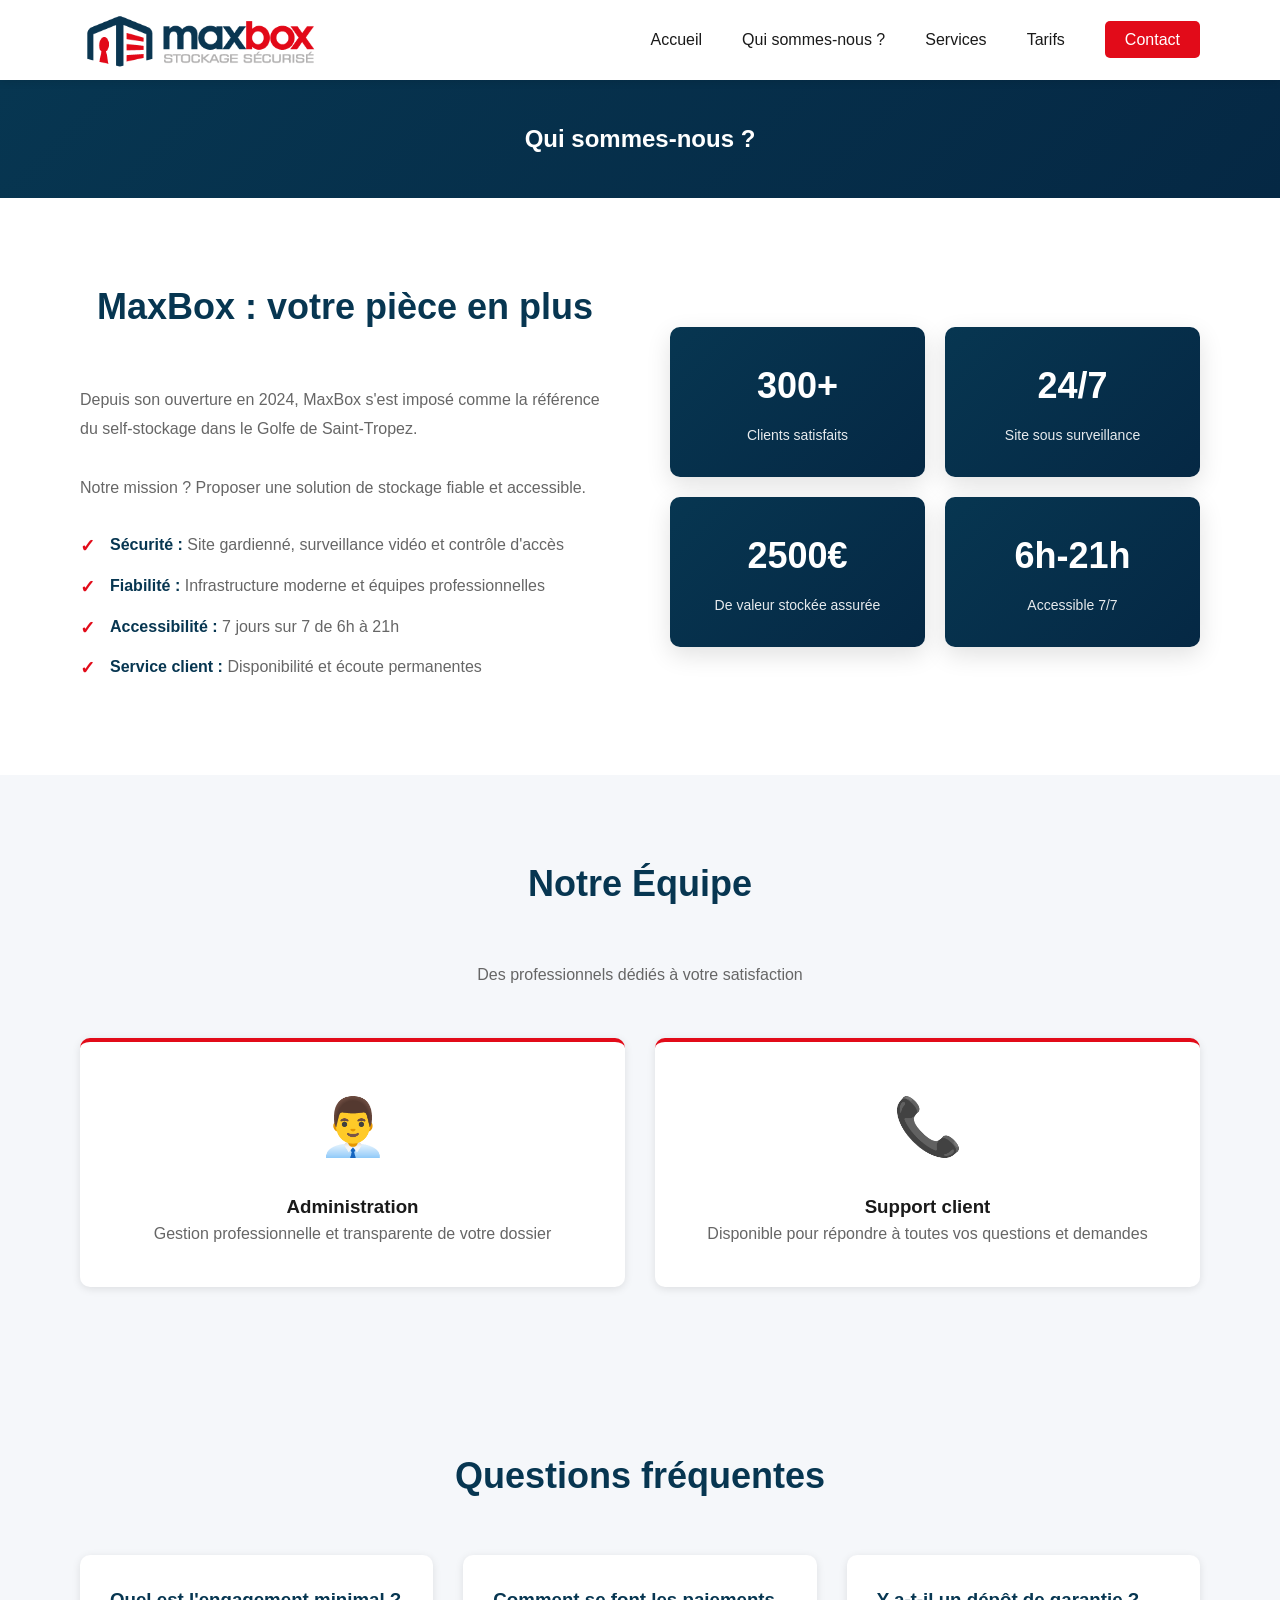
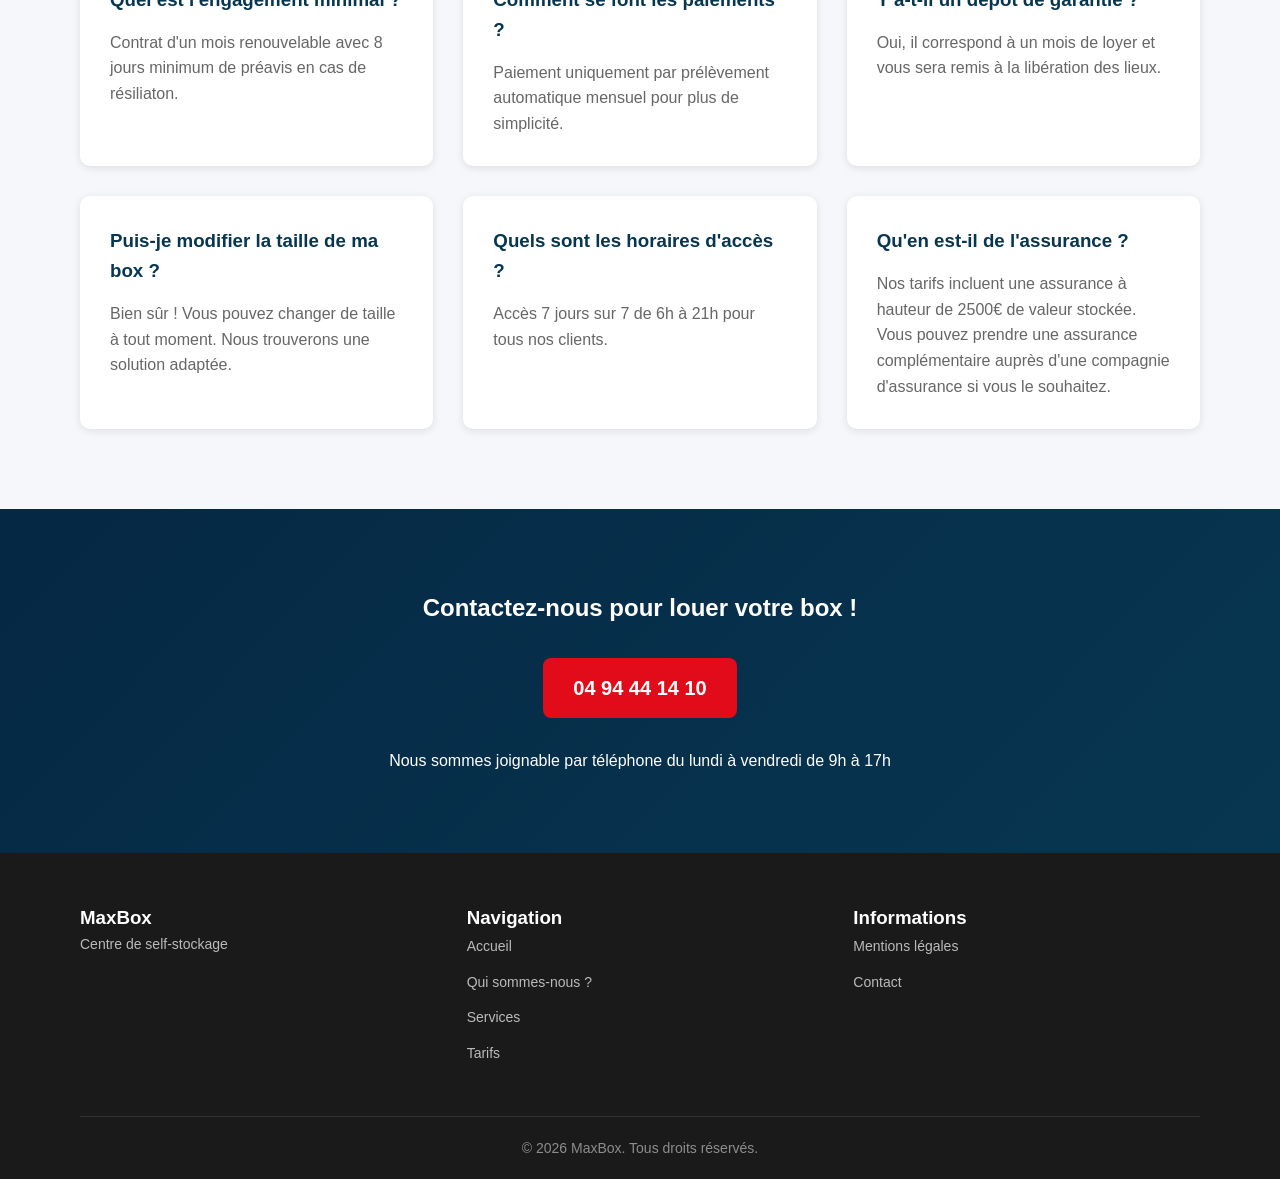
<file: about.html>
<!DOCTYPE html>
<html lang="fr">
<head>
    <meta charset="UTF-8">
    <meta name="viewport" content="width=device-width, initial-scale=1.0">
    <meta name="description" content="Découvrez MaxBox - Centre de self-sockage à Sainte-Maxime, nous proposons des solutions de stockage sécurisées et accessibles pour tous vos besoins. Contactez-nous pour louer votre box dès aujourd'hui !">
    <meta name="robots" content="index, follow">
    <title>À propos - MaxBox | Self-Stockage</title>
    <link rel="canonical" href="https://maxbox.fr/about.html">
    <link rel="stylesheet" href="css/style.css">
    <link rel="stylesheet" href="css/responsive.css">
    <link rel="stylesheet" href="css/pages.css">
</head>
<body>
    <!-- Navigation -->
    <nav class="navbar">
        <div class="container">
            <div class="nav-wrapper">
                <a href="index.html" class="logo">
                    <img src="images/logo.png" alt="MAXBOX Logo" class="logo-img">
                </a>
                <ul class="nav-menu">
                    <li><a href="index.html">Accueil</a></li>
                    <li><a href="about.html" class="active">Qui sommes-nous ?</a></li>
                    <li><a href="services.html">Services</a></li>
                    <li><a href="pricing.html">Tarifs</a></li>
                    <li><a href="contact.html" class="cta-nav">Contact</a></li>
                </ul>
                <button class="mobile-toggle">
                    <span></span>
                    <span></span>
                    <span></span>
                </button>
            </div>
        </div>
    </nav>

    <!-- Hero Small -->
    <section class="hero-small">
        <div class="container">
            <h1>Qui sommes-nous ?</h1>
        </div>
    </section>

    <!-- About Section -->
    <section class="about-section">
        <div class="container">
            <div class="about-grid">
                <div class="about-content">
                    <h2 class="section-title">MaxBox : votre pièce en plus</h2>
                    <p>Depuis son ouverture en 2024, MaxBox s'est imposé comme la référence du self-stockage dans le Golfe de Saint-Tropez.</p>
                    <p> Notre mission ? Proposer une solution de stockage fiable et accessible.</p>
                    <ul class="values-list">
                        <li>
                            <strong>Sécurité :</strong> Site gardienné, surveillance vidéo et contrôle d'accès
                        </li>
                        <li>
                            <strong>Fiabilité :</strong> Infrastructure moderne et équipes professionnelles
                        </li>
                        <li>
                            <strong>Accessibilité :</strong> 7 jours sur 7 de 6h à 21h
                        </li>
                        <li>
                            <strong>Service client :</strong> Disponibilité et écoute permanentes
                        </li>
                    </ul>
                </div>
                <div class="about-visual">
                    <div class="stats-grid">
                        <div class="stat-card">
                            <div class="stat-number">300+</div>
                            <div class="stat-label">Clients satisfaits</div>
                        </div>
                        <div class="stat-card">
                            <div class="stat-number">24/7</div>
                            <div class="stat-label">Site sous surveillance</div>
                        </div>
                        <div class="stat-card">
                            <div class="stat-number">2500€</div>
                            <div class="stat-label">De valeur stockée assurée</div>
                        </div>
                        <div class="stat-card">
                            <div class="stat-number">6h-21h</div>
                            <div class="stat-label">Accessible 7/7</div>
                        </div>
                    </div>
                </div>
            </div>
        </div>
    </section>

    <!-- Team Section -->
    <section class="team-section">
        <div class="container">
            <h2 class="section-title">Notre Équipe</h2>
            <p class="section-subtitle">Des professionnels dédiés à votre satisfaction</p>

            <div class="team-grid">
                <div class="team-member">
                    <div class="member-icon">👨‍💼</div>
                    <h3>Administration</h3>
                    <p>Gestion professionnelle et transparente de votre dossier</p>
                </div>
                <div class="team-member">
                    <div class="member-icon">📞</div>
                    <h3>Support client</h3>
                    <p>Disponible pour répondre à toutes vos questions et demandes</p>
                </div>
            </div>
        </div>
    </section>

    <!-- FAQ Section -->
    <section class="about-section" style="background: var(--bg-light);">
        <div class="container">
            <h2 class="section-title">Questions fréquentes</h2>
            <div style="display: grid; grid-template-columns: repeat(auto-fit, minmax(300px, 1fr)); gap: 30px;">
                <div style="background: var(--white); padding: 30px; border-radius: 10px; box-shadow: var(--shadow);">
                    <h3 style="color: var(--primary); margin-bottom: 15px;">Quel est l'engagement minimal ?</h3>
                    <p style="color: var(--text-light); line-height: 1.6;">
                        Contrat d'un mois renouvelable avec 8 jours minimum de préavis en cas de résiliaton.
                    </p>
                </div>
                <div style="background: var(--white); padding: 30px; border-radius: 10px; box-shadow: var(--shadow);">
                    <h3 style="color: var(--primary); margin-bottom: 15px;">Comment se font les paiements ?</h3>
                    <p style="color: var(--text-light); line-height: 1.6;">
                        Paiement uniquement par prélèvement automatique mensuel pour plus de simplicité.
                    </p>
                </div>
                <div style="background: var(--white); padding: 30px; border-radius: 10px; box-shadow: var(--shadow);">
                    <h3 style="color: var(--primary); margin-bottom: 15px;">Y a-t-il un dépôt de garantie ?</h3>
                    <p style="color: var(--text-light); line-height: 1.6;">
                        Oui, il correspond à un mois de loyer et vous sera remis à la libération des lieux.
                    </p>
                </div>
                <div style="background: var(--white); padding: 30px; border-radius: 10px; box-shadow: var(--shadow);">
                    <h3 style="color: var(--primary); margin-bottom: 15px;">Puis-je modifier la taille de ma box ?</h3>
                    <p style="color: var(--text-light); line-height: 1.6;">
                        Bien sûr ! Vous pouvez changer de taille à tout moment. Nous trouverons une solution adaptée.
                    </p>
                </div>
                <div style="background: var(--white); padding: 30px; border-radius: 10px; box-shadow: var(--shadow);">
                    <h3 style="color: var(--primary); margin-bottom: 15px;">Quels sont les horaires d'accès ?</h3>
                    <p style="color: var(--text-light); line-height: 1.6;">
                        Accès 7 jours sur 7 de 6h à 21h pour tous nos clients.
                    </p>
                </div>
                <div style="background: var(--white); padding: 30px; border-radius: 10px; box-shadow: var(--shadow);">
                    <h3 style="color: var(--primary); margin-bottom: 15px;">Qu'en est-il de l'assurance ?</h3>
                    <p style="color: var(--text-light); line-height: 1.6;">
                        Nos tarifs incluent une assurance à hauteur de 2500€ de valeur stockée. Vous pouvez prendre une assurance complémentaire auprès d'une compagnie d'assurance si vous le souhaitez.
                    </p>
                </div>
            </div>
        </div>
    </section>

    <!-- CTA Section -->
    <section class="cta-section">
        <div class="container">
            <div class="cta-content">
                <h2>Contactez-nous pour louer votre box !</h2>
                <div class="cta-buttons">
                    <a href="tel:0494441410" class="btn btn-primary" style="font-size: 20px;">04 94 44 14 10</a>
                    <div class="phone-info">
                        <p>Nous sommes joignable par téléphone du lundi à vendredi de 9h à 17h</p>
                    </div>
                </div>
            </div>
        </div>
    </section>

    <!-- Footer -->
    <footer class="footer">
        <div class="container">
            <div class="footer-content">
                <div class="footer-section">
                    <h3>MaxBox</h3>
                    <p>Centre de self-stockage</p>
                </div>
                <div class="footer-section">
                    <h3>Navigation</h3>
                    <ul>
                        <li><a href="index.html">Accueil</a></li>
                        <li><a href="about.html">Qui sommes-nous ?</a></li>
                        <li><a href="services.html">Services</a></li>
                        <li><a href="pricing.html">Tarifs</a></li>
                    </ul>
                </div>
                <div class="footer-section">
                    <h3>Informations</h3>
                    <ul>
                        <li><a href="mentions-legales.html">Mentions légales</a></li>
                        <li><a href="contact.html">Contact</a></li>
                    </ul>
                </div>
            </div>
            <div class="footer-bottom">
                <p>&copy; 2026 MaxBox. Tous droits réservés.</p>
            </div>
        </div>
    </footer>

    <script src="js/main.js"></script>
    <script src="js/phone-protect.js"></script>
</body>
</html>
</file>
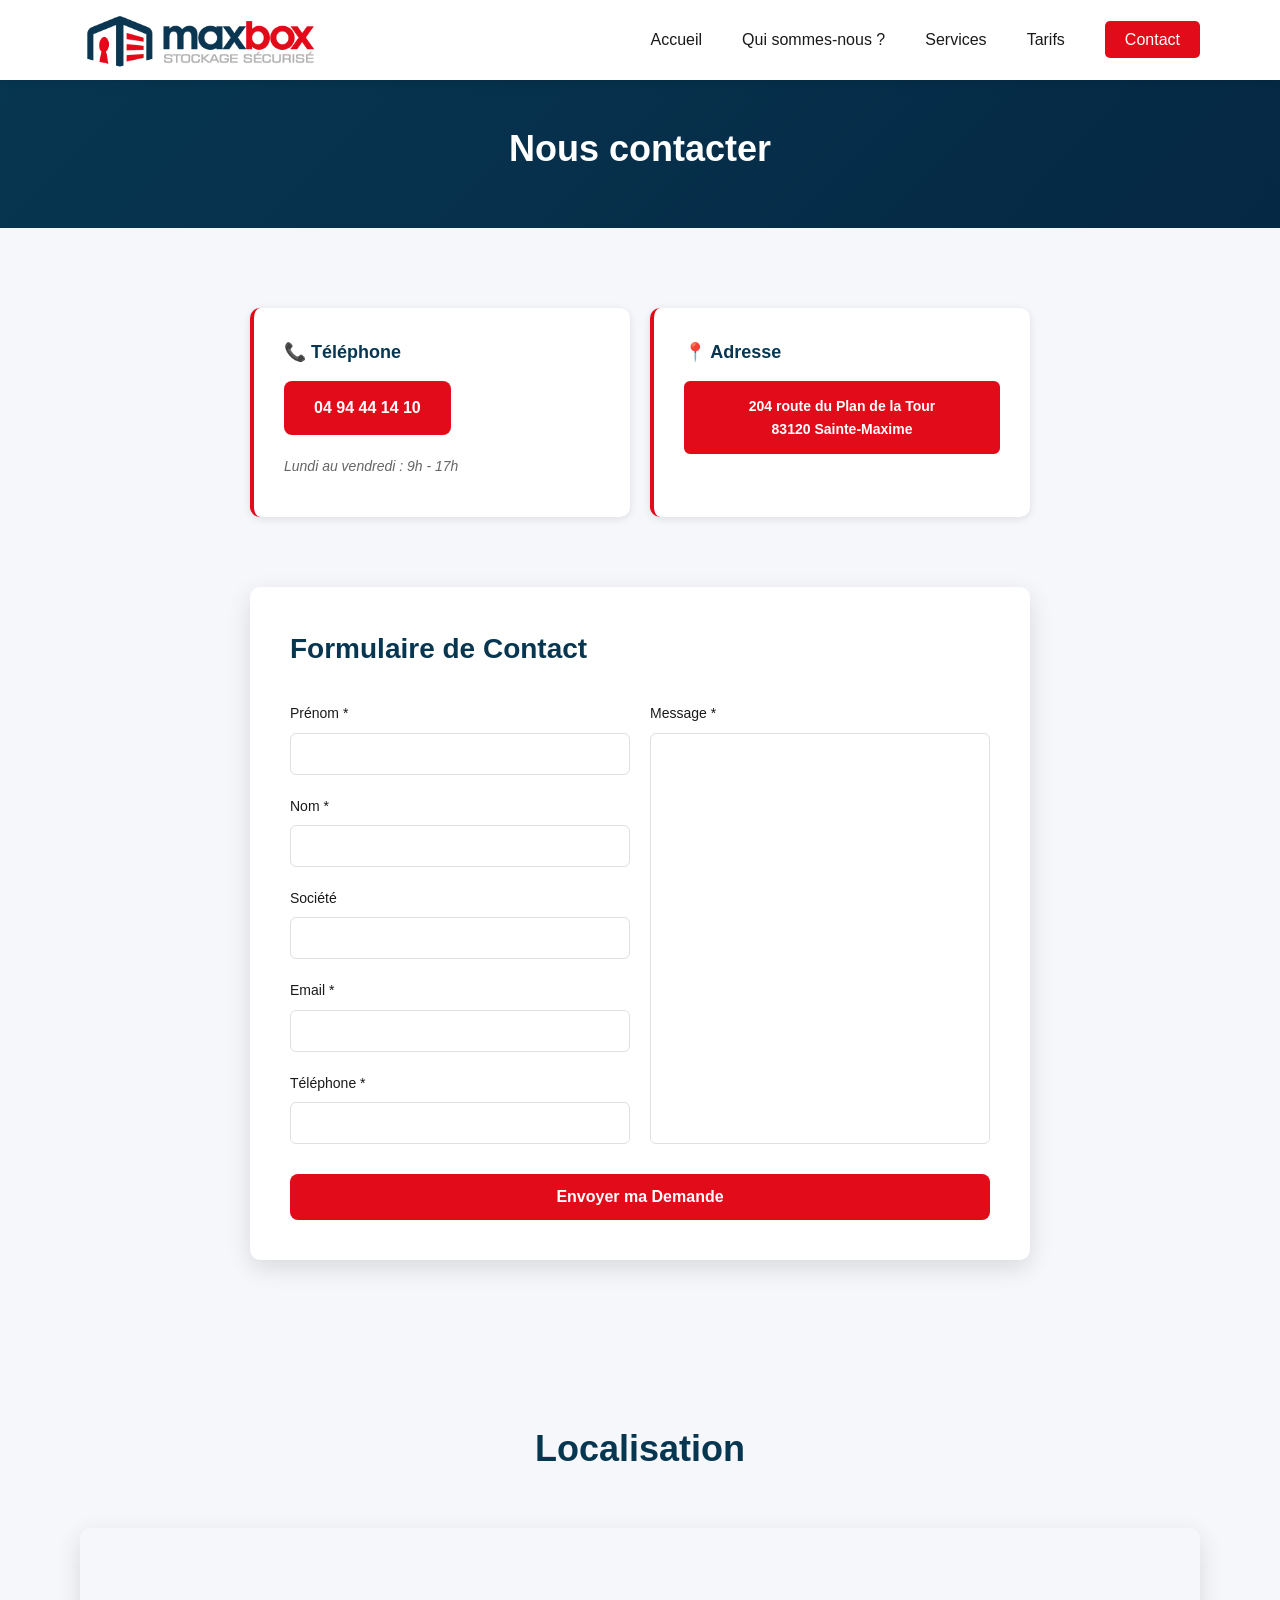
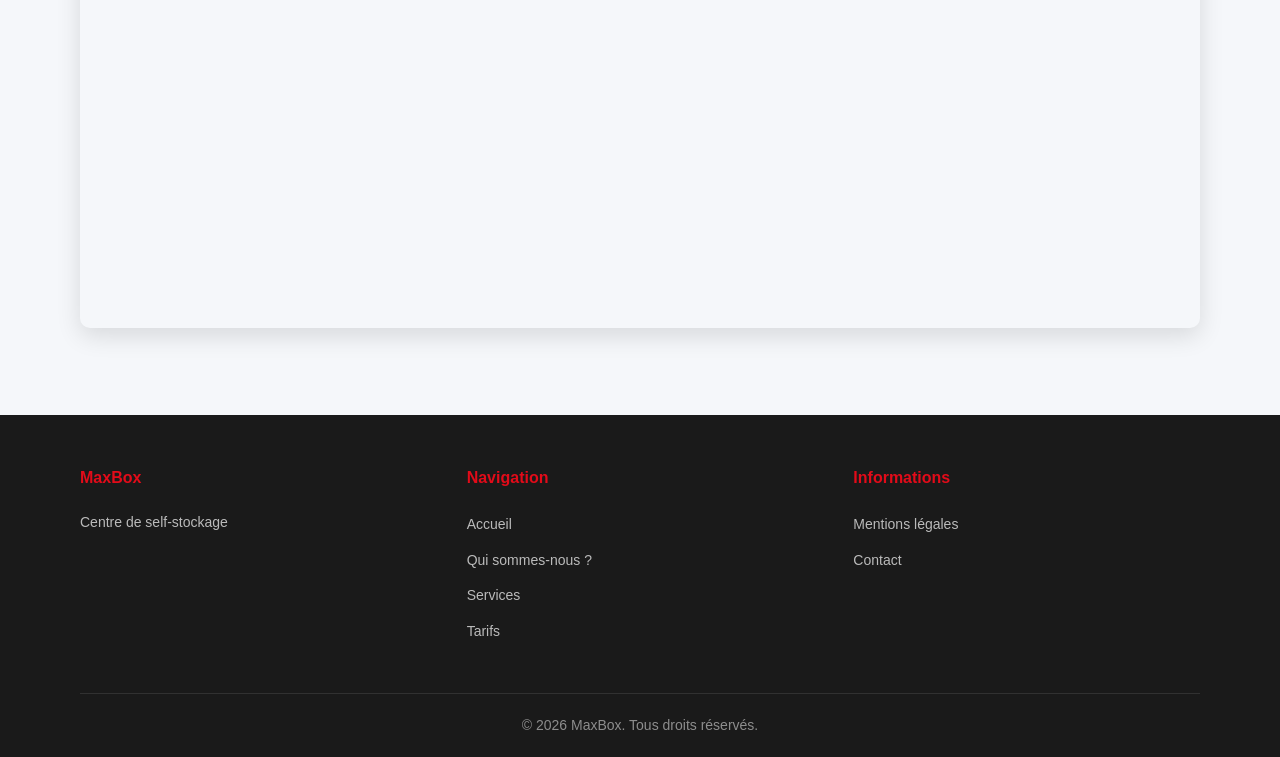
<file: contact.html>
<!DOCTYPE html>
<html lang="fr">
<head>
    <meta charset="UTF-8">
    <meta name="viewport" content="width=device-width, initial-scale=1.0">
    <meta name="description" content="Découvrez MaxBox - Centre de self-sockage à Sainte-Maxime, nous proposons des solutions de stockage sécurisées et accessibles pour tous vos besoins. Contactez-nous pour louer votre box dès aujourd'hui !">
    <meta name="robots" content="index, follow">
    <title>Contact - MaxBox | Self-Stockage</title>
    <link rel="canonical" href="https://maxbox.fr/contact.html">
    <link rel="stylesheet" href="css/style.css">
    <link rel="stylesheet" href="css/responsive.css">
    <link rel="stylesheet" href="css/contact.css">
</head>
<body>
    <!-- Navigation -->
    <nav class="navbar">
        <div class="container">
            <div class="nav-wrapper">
                <a href="index.html" class="logo">
                    <img src="images/logo.png" alt="MAXBOX Logo" class="logo-img">
                </a>
                <ul class="nav-menu">
                    <li><a href="index.html">Accueil</a></li>
                    <li><a href="about.html">Qui sommes-nous ?</a></li>
                    <li><a href="services.html">Services</a></li>
                    <li><a href="pricing.html">Tarifs</a></li>
                    <li><a href="contact.html" class="cta-nav active">Contact</a></li>
                </ul>
                <button class="mobile-toggle">
                    <span></span>
                    <span></span>
                    <span></span>
                </button>
            </div>
        </div>
    </nav>

    <!-- Hero Small -->
    <section class="hero-small">
        <div class="container">
            <h1>Nous contacter</h1>
        </div>
    </section>

    <!-- Contact Section -->
    <section class="contact-section">
        <div class="container">
            <div class="contact-wrapper">
                <!-- Contact Info -->
                <div class="contact-info">
                    <h2 class="">Informations</h2>
                    <div class="info-card">
                        <h3>📞 Téléphone</h3>
                        <a href="tel:0494441410" class="btn btn-primary" style="display: inline-block; margin-bottom: 10px;">04 94 44 14 10</a>
                        <p class="info-note">Lundi au vendredi : 9h - 17h</p>
                    </div>
                    <div class="info-card">
                        <h3>📍 Adresse</h3>
                        <a href="https://www.google.com/maps/place/MaxBox/@43.3270272,6.6065505,17z/data=!3m1!4b1!4m6!3m5!1s0x12ceb84dd3439ddb:0x292cd297b1b900e7!8m2!3d43.3270272!4d6.6065505!16s%2Fg%2F11y4_k9m8t" target="_blank" rel="noopener" class="address-btn">204 route du Plan de la Tour<br>83120 Sainte-Maxime</a>
                    </div>
                </div>

                <!-- Contact Form -->
                <div class="contact-form-wrapper">
                    <h3>Formulaire de Contact</h3>
                    <form id="contactForm" class="contact-form">
                        <div class="form-group">
                            <label for="firstName">Prénom *</label>
                            <input type="text" id="firstName" name="firstName" required>
                            <span class="error-message" id="firstName-error"></span>
                        </div>

                        <div class="form-group">
                            <label for="lastName">Nom *</label>
                            <input type="text" id="lastName" name="lastName" required>
                            <span class="error-message" id="lastName-error"></span>
                        </div>

                        <div class="form-group">
                            <label for="company">Société</label>
                            <input type="text" id="company" name="company">
                        </div>

                        <div class="form-group">
                            <label for="email">Email *</label>
                            <input type="email" id="email" name="email" required>
                            <span class="error-message" id="email-error"></span>
                        </div>

                        <div class="form-group">
                            <label for="phone">Téléphone *</label>
                            <input type="tel" id="phone" name="phone" required>
                            <span class="error-message" id="phone-error"></span>
                        </div>

                        <div class="form-group">
                            <label for="message">Message *</label>
                            <textarea id="message" name="message" rows="6" required></textarea>
                            <span class="error-message" id="message-error"></span>
                        </div>
                        <button type="submit" class="btn btn-primary">Envoyer ma Demande</button>
                    </form>

                    <!-- Success Message -->
                    <div id="successMessage" class="success-message" style="display: none;">
                        <h4>✓ Message Envoyé</h4>
                        <p>Merci ! Nous avons reçu votre demande et vous répondrons dans les 24 heures.</p>
                    </div>
                </div>
            </div>
        </div>
    </section>

    <!-- Map Section -->
    <section style="padding: 80px 0; background: var(--bg-light);">
        <div class="container">
            <h3 class="section-title">Localisation</h3>
            <iframe src="https://www.google.com/maps/embed?pb=!1m18!1m12!1m3!1d2868.377627925686!2d6.606550512689208!3d43.32702724387804!2m3!1f0!2f0!3f0!3m2!1i1024!2i768!4f13.1!3m3!1m2!1s0x12ceb84dd3439ddb%3A0x292cd297b1b900e7!2sMaxBox!5e1!3m2!1sfr!2sfr!4v1774272383015!5m2!1sfr!2sfr"
                style="width: 100%; height: 400px; border: 0; border-radius: 10px; box-shadow: var(--shadow-lg);"
                allowfullscreen="" loading="lazy" referrerpolicy="no-referrer-when-downgrade"></iframe>
        </div>
    </section>

    <!-- Footer -->
    <footer class="footer">
        <div class="container">
            <div class="footer-content">
                <div class="footer-section">
                    <h5>MaxBox</h5>
                    <p>Centre de self-stockage</p>
                </div>
                <div class="footer-section">
                    <h5>Navigation</h5>
                    <ul>
                        <li><a href="index.html">Accueil</a></li>
                        <li><a href="about.html">Qui sommes-nous ?</a></li>
                        <li><a href="services.html">Services</a></li>
                        <li><a href="pricing.html">Tarifs</a></li>
                    </ul>
                </div>
                <div class="footer-section">
                    <h5>Informations</h5>
                    <ul>
                        <li><a href="mentions-legales.html">Mentions légales</a></li>
                        <li><a href="contact.html">Contact</a></li>
                    </ul>
                </div>
            </div>
            <div class="footer-bottom">
                <p>&copy; 2026 MaxBox. Tous droits réservés.</p>
            </div>
        </div>
    </footer>

    <!-- Captcha Modal -->
    <div id="captchaModal" class="captcha-modal" style="display:none;">
        <div class="captcha-modal-box">
            <p id="captchaModalQuestion" class="captcha-modal-question"></p>
            <input type="number" id="captchaModalInput" class="captcha-modal-input" placeholder="Réponse">
            <span id="captchaModalError" class="captcha-modal-error"></span>
            <div class="captcha-modal-actions">
                <button type="button" id="captchaModalCancel" class="btn btn-secondary">Annuler</button>
                <button type="button" id="captchaModalConfirm" class="btn btn-primary">Valider</button>
            </div>
        </div>
    </div>

    <script src="js/main.js"></script>
    <script src="js/phone-protect.js"></script>
    <script src="js/form.js"></script>

</body>
</html>
</file>
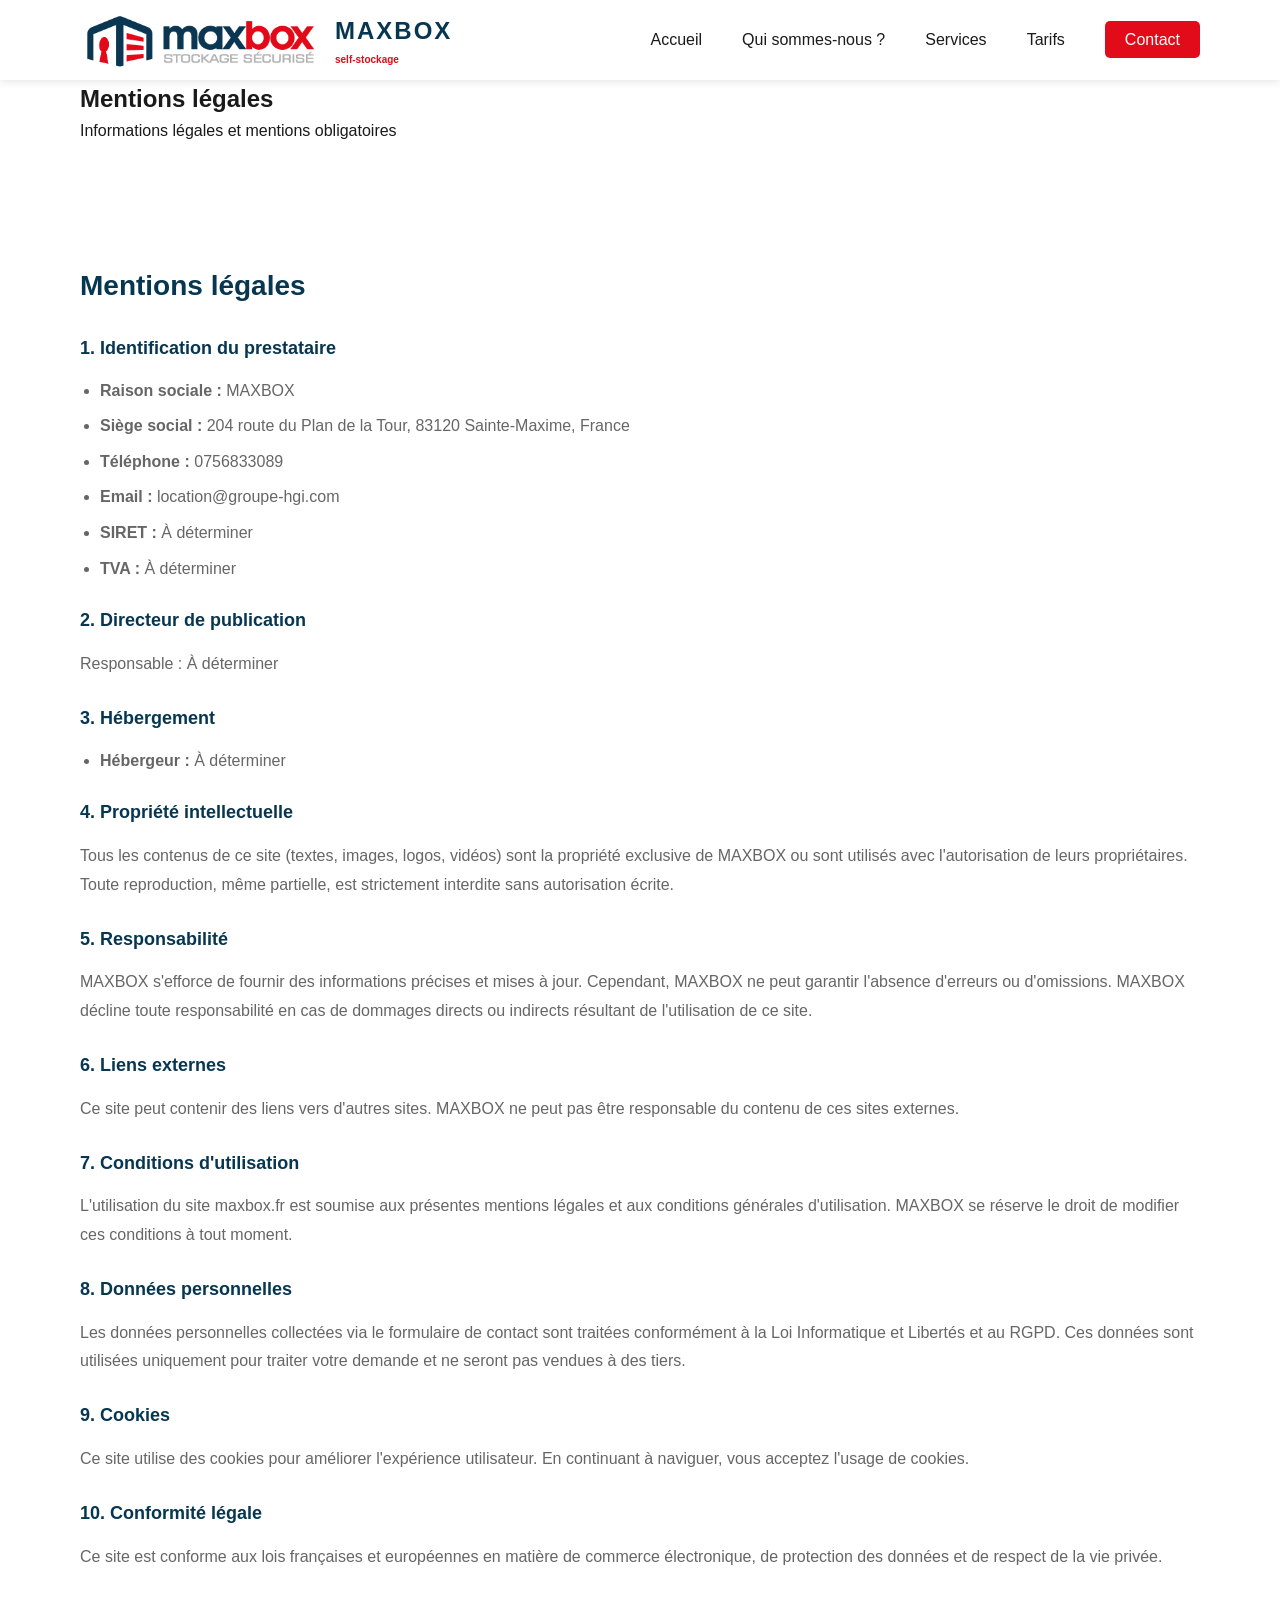
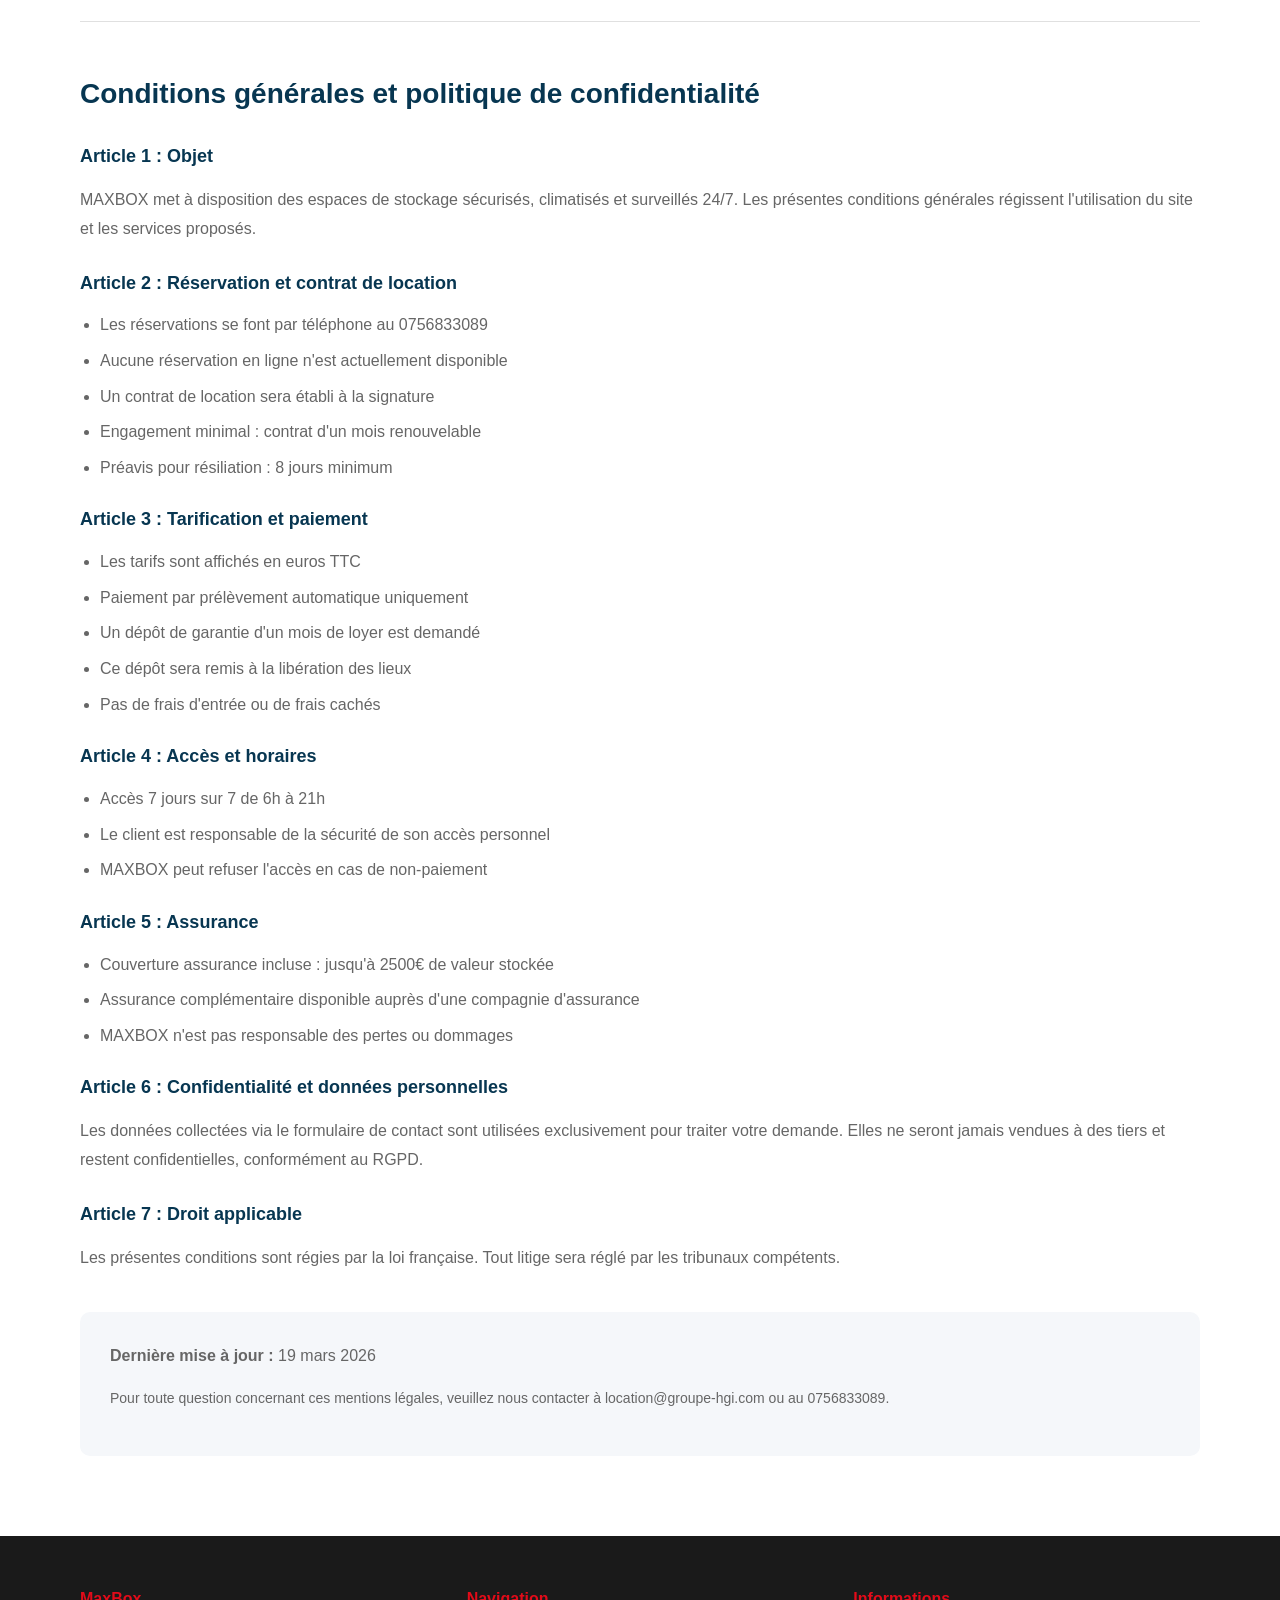
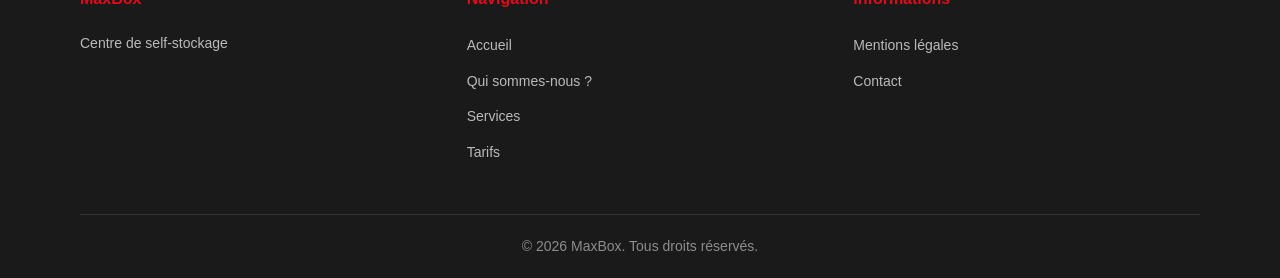
<file: mentions-legales.html>
<!DOCTYPE html>
<html lang="fr">
<head>
    <meta charset="UTF-8">
    <meta name="viewport" content="width=device-width, initial-scale=1.0">
    <meta name="description" content="Découvrez MaxBox - Centre de self-sockage à Sainte-Maxime, nous proposons des solutions de stockage sécurisées et accessibles pour tous vos besoins. Contactez-nous pour louer votre box dès aujourd'hui !">
    <meta name="robots" content="index, follow">
    <title>Mentions Légales - MaxBox</title>
    <link rel="stylesheet" href="css/style.css">
    <link rel="stylesheet" href="css/responsive.css">
    <style>
        .legal-content {
            padding: 80px 0;
            background: var(--white);
        }
        .legal-content h2 {
            font-size: 28px;
            color: var(--primary);
            margin-top: 40px;
            margin-bottom: 20px;
        }
        .legal-content h3 {
            font-size: 18px;
            color: var(--primary);
            margin-top: 25px;
            margin-bottom: 15px;
        }
        .legal-content p {
            color: var(--text-light);
            line-height: 1.8;
            margin-bottom: 15px;
        }
        .legal-content ul {
            margin-left: 20px;
            margin-bottom: 15px;
            color: var(--text-light);
        }
        .legal-content li {
            margin-bottom: 10px;
            line-height: 1.6;
        }
    </style>
</head>
<body>
    <!-- Navigation -->
    <nav class="navbar">
        <div class="container">
            <div class="nav-wrapper">
                <a href="index.html" class="logo">
                    <img src="images/logo.png" alt="MAXBOX Logo" class="logo-img">
                    <div class="logo-text">
                        <h1>MAXBOX</h1>
                        <p class="tagline">Self-stockage</p>
                    </div>
                </a>
                <ul class="nav-menu">
                    <li><a href="index.html">Accueil</a></li>
                    <li><a href="about.html">Qui sommes-nous ?</a></li>
                    <li><a href="services.html">Services</a></li>
                    <li><a href="pricing.html">Tarifs</a></li>
                    <li><a href="contact.html" class="cta-nav">Contact</a></li>
                </ul>
                <button class="mobile-toggle">
                    <span></span>
                    <span></span>
                    <span></span>
                </button>
            </div>
        </div>
    </nav>

    <!-- Hero Small -->
    <section class="hero-small">
        <div class="container">
            <h2>Mentions légales</h2>
            <p>Informations légales et mentions obligatoires</p>
        </div>
    </section>

    <!-- Legal Content -->
    <section class="legal-content">
        <div class="container">
            <h2>Mentions légales</h2>

            <h3>1. Identification du prestataire</h3>
            <ul>
                <li><strong>Raison sociale :</strong> MAXBOX</li>
                <li><strong>Siège social :</strong> 204 route du Plan de la Tour, 83120 Sainte-Maxime, France</li>
                <li><strong>Téléphone :</strong> 0756833089</li>
                <li><strong>Email :</strong> location@groupe-hgi.com</li>
                <li><strong>SIRET :</strong> À déterminer</li>
                <li><strong>TVA :</strong> À déterminer</li>
            </ul>

            <h3>2. Directeur de publication</h3>
            <p>Responsable : À déterminer</p>

            <h3>3. Hébergement</h3>
            <ul>
                <li><strong>Hébergeur :</strong> À déterminer</li>
            </ul>

            <h3>4. Propriété intellectuelle</h3>
            <p>Tous les contenus de ce site (textes, images, logos, vidéos) sont la propriété exclusive de MAXBOX ou sont utilisés avec l'autorisation de leurs propriétaires. Toute reproduction, même partielle, est strictement interdite sans autorisation écrite.</p>

            <h3>5. Responsabilité</h3>
            <p>MAXBOX s'efforce de fournir des informations précises et mises à jour. Cependant, MAXBOX ne peut garantir l'absence d'erreurs ou d'omissions. MAXBOX décline toute responsabilité en cas de dommages directs ou indirects résultant de l'utilisation de ce site.</p>

            <h3>6. Liens externes</h3>
            <p>Ce site peut contenir des liens vers d'autres sites. MAXBOX ne peut pas être responsable du contenu de ces sites externes.</p>

            <h3>7. Conditions d'utilisation</h3>
            <p>L'utilisation du site maxbox.fr est soumise aux présentes mentions légales et aux conditions générales d'utilisation. MAXBOX se réserve le droit de modifier ces conditions à tout moment.</p>

            <h3>8. Données personnelles</h3>
            <p>Les données personnelles collectées via le formulaire de contact sont traitées conformément à la Loi Informatique et Libertés et au RGPD. Ces données sont utilisées uniquement pour traiter votre demande et ne seront pas vendues à des tiers.</p>

            <h3>9. Cookies</h3>
            <p>Ce site utilise des cookies pour améliorer l'expérience utilisateur. En continuant à naviguer, vous acceptez l'usage de cookies.</p>

            <h3>10. Conformité légale</h3>
            <p>Ce site est conforme aux lois françaises et européennes en matière de commerce électronique, de protection des données et de respect de la vie privée.</p>

            <hr style="margin: 50px 0; border: none; border-top: 1px solid var(--border);">

            <h2>Conditions générales et politique de confidentialité</h2>

            <h3>Article 1 : Objet</h3>
            <p>MAXBOX met à disposition des espaces de stockage sécurisés, climatisés et surveillés 24/7. Les présentes conditions générales régissent l'utilisation du site et les services proposés.</p>

            <h3>Article 2 : Réservation et contrat de location</h3>
            <ul>
                <li>Les réservations se font par téléphone au 0756833089</li>
                <li>Aucune réservation en ligne n'est actuellement disponible</li>
                <li>Un contrat de location sera établi à la signature</li>
                <li>Engagement minimal : contrat d'un mois renouvelable</li>
                <li>Préavis pour résiliation : 8 jours minimum</li>
            </ul>

            <h3>Article 3 : Tarification et paiement</h3>
            <ul>
                <li>Les tarifs sont affichés en euros TTC</li>
                <li>Paiement par prélèvement automatique uniquement</li>
                <li>Un dépôt de garantie d'un mois de loyer est demandé</li>
                <li>Ce dépôt sera remis à la libération des lieux</li>
                <li>Pas de frais d'entrée ou de frais cachés</li>
            </ul>

            <h3>Article 4 : Accès et horaires</h3>
            <ul>
                <li>Accès 7 jours sur 7 de 6h à 21h</li>
                <li>Le client est responsable de la sécurité de son accès personnel</li>
                <li>MAXBOX peut refuser l'accès en cas de non-paiement</li>
            </ul>

            <h3>Article 5 : Assurance</h3>
            <ul>
                <li>Couverture assurance incluse : jusqu'à 2500€ de valeur stockée</li>
                <li>Assurance complémentaire disponible auprès d'une compagnie d'assurance</li>
                <li>MAXBOX n'est pas responsable des pertes ou dommages</li>
            </ul>

            <h3>Article 6 : Confidentialité et données personnelles</h3>
            <p>Les données collectées via le formulaire de contact sont utilisées exclusivement pour traiter votre demande. Elles ne seront jamais vendues à des tiers et restent confidentielles, conformément au RGPD.</p>

            <h3>Article 7 : Droit applicable</h3>
            <p>Les présentes conditions sont régies par la loi française. Tout litige sera réglé par les tribunaux compétents.</p>

            <div style="background: var(--bg-light); padding: 30px; border-radius: 10px; margin-top: 40px;">
                <p><strong>Dernière mise à jour :</strong> 19 mars 2026</p>
                <p style="font-size: 14px; color: var(--text-light); margin-top: 15px;">
                    Pour toute question concernant ces mentions légales, veuillez nous contacter à location@groupe-hgi.com ou au 0756833089.
                </p>
            </div>
        </div>
    </section>

    <!-- Footer -->
    <footer class="footer">
        <div class="container">
            <div class="footer-content">
                <div class="footer-section">
                    <h5>MaxBox</h5>
                    <p>Centre de self-stockage</p>
                </div>
                <div class="footer-section">
                    <h5>Navigation</h5>
                    <ul>
                        <li><a href="index.html">Accueil</a></li>
                        <li><a href="about.html">Qui sommes-nous ?</a></li>
                        <li><a href="services.html">Services</a></li>
                        <li><a href="pricing.html">Tarifs</a></li>
                    </ul>
                </div>
                <div class="footer-section">
                    <h5>Informations</h5>
                    <ul>
                        <li><a href="mentions-legales.html">Mentions légales</a></li>
                        <li><a href="contact.html">Contact</a></li>
                    </ul>
                </div>
            </div>
            <div class="footer-bottom">
                <p>&copy; 2026 MaxBox. Tous droits réservés.</p>
            </div>
        </div>
    </footer>

    <script src="js/main.js"></script>
    <script src="js/phone-protect.js"></script>
</body>
</html>
</file>
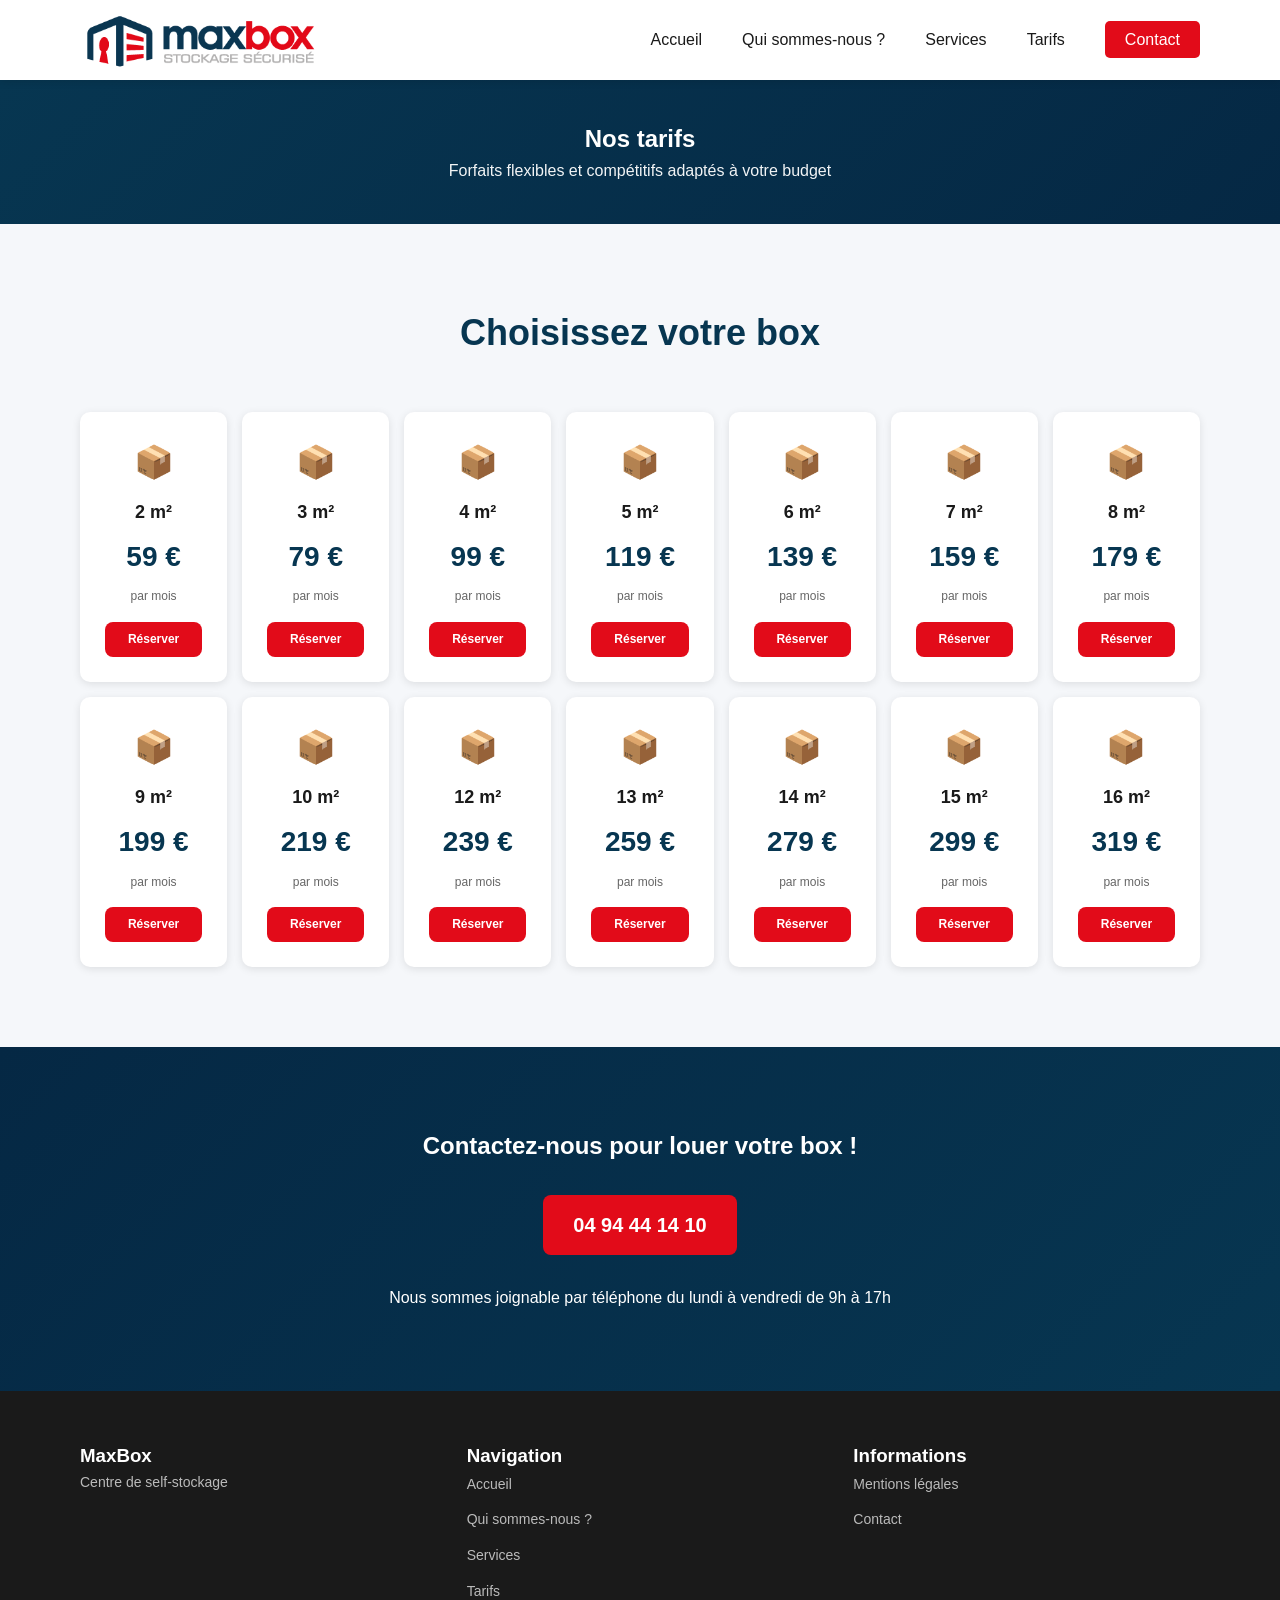
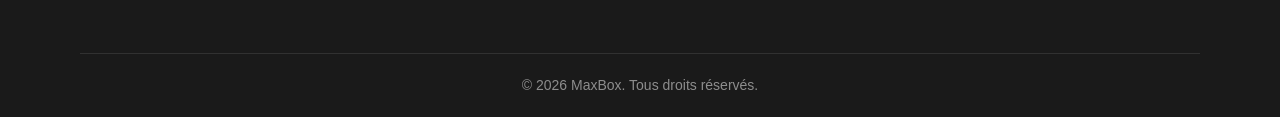
<file: pricing.html>
<!DOCTYPE html>
<html lang="fr">
<head>
    <meta charset="UTF-8">
    <meta name="viewport" content="width=device-width, initial-scale=1.0">
    <meta name="description" content="Découvrez MaxBox - Centre de self-sockage à Sainte-Maxime, nous proposons des solutions de stockage sécurisées et accessibles pour tous vos besoins. Contactez-nous pour louer votre box dès aujourd'hui !">
    <meta name="robots" content="index, follow">
    <title>Tarifs - MaxBox | Self-Stockage</title>
    <link rel="canonical" href="https://maxbox.fr/pricing.html">
    <link rel="stylesheet" href="css/style.css">
    <link rel="stylesheet" href="css/responsive.css">
    <link rel="stylesheet" href="css/pages.css">
</head>
<body>
    <!-- Navigation -->
    <nav class="navbar">
        <div class="container">
            <div class="nav-wrapper">
                <a href="index.html" class="logo">
                    <img src="images/logo.png" alt="MAXBOX Logo" class="logo-img">
                </a>
                <ul class="nav-menu">
                    <li><a href="index.html">Accueil</a></li>
                    <li><a href="about.html">Qui sommes-nous ?</a></li>
                    <li><a href="services.html">Services</a></li>
                    <li><a href="pricing.html" class="active">Tarifs</a></li>
                    <li><a href="contact.html" class="cta-nav">Contact</a></li>
                </ul>
                <button class="mobile-toggle">
                    <span></span>
                    <span></span>
                    <span></span>
                </button>
            </div>
        </div>
    </nav>

    <!-- Hero Small -->
    <section class="hero-small">
        <div class="container">
            <h1>Nos tarifs</h1>
            <p>Forfaits flexibles et compétitifs adaptés à votre budget</p>
        </div>
    </section>

    <!-- Pricing Section -->
    <section class="about-section" style="background: var(--bg-light); padding: 80px 0;">
        <div class="container">
            <h2 class="section-title">Choisissez votre box</h2>
            <div class="pricing-grid" style="display: grid; grid-template-columns: repeat(7, 1fr); gap: 15px;">
                <!-- 2m² -->
                <a href="contact.html" class="pricing-card">
                    <div style="font-size: 32px; margin-bottom: 10px;">📦</div>
                    <div style="font-size: 18px; font-weight: 700; margin-bottom: 8px;">2 m²</div>
                    <div style="font-size: 28px; color: var(--primary); font-weight: 700; margin-bottom: 8px;">59 €</div>
                    <div style="font-size: 12px; color: var(--text-light); margin-bottom: 15px;">par mois</div>
                    <span class="btn btn-primary" style="font-size: 12px; padding: 8px 16px;">Réserver</span>
                </a>

                <!-- 3m² -->
                <a href="contact.html" class="pricing-card">
                    <div style="font-size: 32px; margin-bottom: 10px;">📦</div>
                    <div style="font-size: 18px; font-weight: 700; margin-bottom: 8px;">3 m²</div>
                    <div style="font-size: 28px; color: var(--primary); font-weight: 700; margin-bottom: 8px;">79 €</div>
                    <div style="font-size: 12px; color: var(--text-light); margin-bottom: 15px;">par mois</div>
                    <span class="btn btn-primary" style="font-size: 12px; padding: 8px 16px;">Réserver</span>
                </a>

                <!-- 4m² -->
                <a href="contact.html" class="pricing-card">
                    <div style="font-size: 32px; margin-bottom: 10px;">📦</div>
                    <div style="font-size: 18px; font-weight: 700; margin-bottom: 8px;">4 m²</div>
                    <div style="font-size: 28px; color: var(--primary); font-weight: 700; margin-bottom: 8px;">99 €</div>
                    <div style="font-size: 12px; color: var(--text-light); margin-bottom: 15px;">par mois</div>
                    <span class="btn btn-primary" style="font-size: 12px; padding: 8px 16px;">Réserver</span>
                </a>

                <!-- 5m² -->
                <a href="contact.html" class="pricing-card">
                    <div style="font-size: 32px; margin-bottom: 10px;">📦</div>
                    <div style="font-size: 18px; font-weight: 700; margin-bottom: 8px;">5 m²</div>
                    <div style="font-size: 28px; color: var(--primary); font-weight: 700; margin-bottom: 8px;">119 €</div>
                    <div style="font-size: 12px; color: var(--text-light); margin-bottom: 15px;">par mois</div>
                    <span class="btn btn-primary" style="font-size: 12px; padding: 8px 16px;">Réserver</span>
                </a>

                <!-- 6m² -->
                <a href="contact.html" class="pricing-card">
                    <div style="font-size: 32px; margin-bottom: 10px;">📦</div>
                    <div style="font-size: 18px; font-weight: 700; margin-bottom: 8px;">6 m²</div>
                    <div style="font-size: 28px; color: var(--primary); font-weight: 700; margin-bottom: 8px;">139 €</div>
                    <div style="font-size: 12px; color: var(--text-light); margin-bottom: 15px;">par mois</div>
                    <span class="btn btn-primary" style="font-size: 12px; padding: 8px 16px;">Réserver</span>
                </a>

                <!-- 7m² -->
                <a href="contact.html" class="pricing-card">
                    <div style="font-size: 32px; margin-bottom: 10px;">📦</div>
                    <div style="font-size: 18px; font-weight: 700; margin-bottom: 8px;">7 m²</div>
                    <div style="font-size: 28px; color: var(--primary); font-weight: 700; margin-bottom: 8px;">159 €</div>
                    <div style="font-size: 12px; color: var(--text-light); margin-bottom: 15px;">par mois</div>
                    <span class="btn btn-primary" style="font-size: 12px; padding: 8px 16px;">Réserver</span>
                </a>

                <!-- 8m² -->
                <a href="contact.html" class="pricing-card">
                    <div style="font-size: 32px; margin-bottom: 10px;">📦</div>
                    <div style="font-size: 18px; font-weight: 700; margin-bottom: 8px;">8 m²</div>
                    <div style="font-size: 28px; color: var(--primary); font-weight: 700; margin-bottom: 8px;">179 €</div>
                    <div style="font-size: 12px; color: var(--text-light); margin-bottom: 15px;">par mois</div>
                    <span class="btn btn-primary" style="font-size: 12px; padding: 8px 16px;">Réserver</span>
                </a>

                <!-- 9m² -->
                <a href="contact.html" class="pricing-card">
                    <div style="font-size: 32px; margin-bottom: 10px;">📦</div>
                    <div style="font-size: 18px; font-weight: 700; margin-bottom: 8px;">9 m²</div>
                    <div style="font-size: 28px; color: var(--primary); font-weight: 700; margin-bottom: 8px;">199 €</div>
                    <div style="font-size: 12px; color: var(--text-light); margin-bottom: 15px;">par mois</div>
                    <span class="btn btn-primary" style="font-size: 12px; padding: 8px 16px;">Réserver</span>
                </a>

                <!-- 10m² -->
                <a href="contact.html" class="pricing-card">
                    <div style="font-size: 32px; margin-bottom: 10px;">📦</div>
                    <div style="font-size: 18px; font-weight: 700; margin-bottom: 8px;">10 m²</div>
                    <div style="font-size: 28px; color: var(--primary); font-weight: 700; margin-bottom: 8px;">219 €</div>
                    <div style="font-size: 12px; color: var(--text-light); margin-bottom: 15px;">par mois</div>
                    <span class="btn btn-primary" style="font-size: 12px; padding: 8px 16px;">Réserver</span>
                </a>

                <!-- 12m² -->
                <a href="contact.html" class="pricing-card">
                    <div style="font-size: 32px; margin-bottom: 10px;">📦</div>
                    <div style="font-size: 18px; font-weight: 700; margin-bottom: 8px;">12 m²</div>
                    <div style="font-size: 28px; color: var(--primary); font-weight: 700; margin-bottom: 8px;">239 €</div>
                    <div style="font-size: 12px; color: var(--text-light); margin-bottom: 15px;">par mois</div>
                    <span class="btn btn-primary" style="font-size: 12px; padding: 8px 16px;">Réserver</span>
                </a>

                <!-- 13m² -->
                <a href="contact.html" class="pricing-card">
                    <div style="font-size: 32px; margin-bottom: 10px;">📦</div>
                    <div style="font-size: 18px; font-weight: 700; margin-bottom: 8px;">13 m²</div>
                    <div style="font-size: 28px; color: var(--primary); font-weight: 700; margin-bottom: 8px;">259 €</div>
                    <div style="font-size: 12px; color: var(--text-light); margin-bottom: 15px;">par mois</div>
                    <span class="btn btn-primary" style="font-size: 12px; padding: 8px 16px;">Réserver</span>
                </a>

                <!-- 14m² -->
                <a href="contact.html" class="pricing-card">
                    <div style="font-size: 32px; margin-bottom: 10px;">📦</div>
                    <div style="font-size: 18px; font-weight: 700; margin-bottom: 8px;">14 m²</div>
                    <div style="font-size: 28px; color: var(--primary); font-weight: 700; margin-bottom: 8px;">279 €</div>
                    <div style="font-size: 12px; color: var(--text-light); margin-bottom: 15px;">par mois</div>
                    <span class="btn btn-primary" style="font-size: 12px; padding: 8px 16px;">Réserver</span>
                </a>

                <!-- 15m² -->
                <a href="contact.html" class="pricing-card">
                    <div style="font-size: 32px; margin-bottom: 10px;">📦</div>
                    <div style="font-size: 18px; font-weight: 700; margin-bottom: 8px;">15 m²</div>
                    <div style="font-size: 28px; color: var(--primary); font-weight: 700; margin-bottom: 8px;">299 €</div>
                    <div style="font-size: 12px; color: var(--text-light); margin-bottom: 15px;">par mois</div>
                    <span class="btn btn-primary" style="font-size: 12px; padding: 8px 16px;">Réserver</span>
                </a>

                <!-- 16m² -->
                <a href="contact.html" class="pricing-card">
                    <div style="font-size: 32px; margin-bottom: 10px;">📦</div>
                    <div style="font-size: 18px; font-weight: 700; margin-bottom: 8px;">16 m²</div>
                    <div style="font-size: 28px; color: var(--primary); font-weight: 700; margin-bottom: 8px;">319 €</div>
                    <div style="font-size: 12px; color: var(--text-light); margin-bottom: 15px;">par mois</div>
                    <span class="btn btn-primary" style="font-size: 12px; padding: 8px 16px;">Réserver</span>
                </a>
            </div>
        </div>
    </section>

    <!-- CTA Section -->
    <section class="cta-section">
        <div class="container">
            <div class="cta-content">
                <h2>Contactez-nous pour louer votre box !</h2>
                <div class="cta-buttons">
                    <a href="tel:0494441410" class="btn btn-primary" style="font-size: 20px;">04 94 44 14 10</a>
                    <div class="phone-info">
                        <p>Nous sommes joignable par téléphone du lundi à vendredi de 9h à 17h</p>
                    </div>
                </div>
            </div>
        </div>
    </section>

    <!-- Footer -->
    <footer class="footer">
        <div class="container">
            <div class="footer-content">
                <div class="footer-section">
                    <h3>MaxBox</h3>
                    <p>Centre de self-stockage</p>
                </div>
                <div class="footer-section">
                    <h3>Navigation</h3>
                    <ul>
                        <li><a href="index.html">Accueil</a></li>
                        <li><a href="about.html">Qui sommes-nous ?</a></li>
                        <li><a href="services.html">Services</a></li>
                        <li><a href="pricing.html">Tarifs</a></li>
                    </ul>
                </div>
                <div class="footer-section">
                    <h3>Informations</h3>
                    <ul>
                        <li><a href="mentions-legales.html">Mentions légales</a></li>
                        <li><a href="contact.html">Contact</a></li>
                    </ul>
                </div>
            </div>
            <div class="footer-bottom">
                <p>&copy; 2026 MaxBox. Tous droits réservés.</p>
            </div>
        </div>
    </footer>

    <script src="js/main.js"></script>
    <script src="js/phone-protect.js"></script>
</body>
</html>
</file>
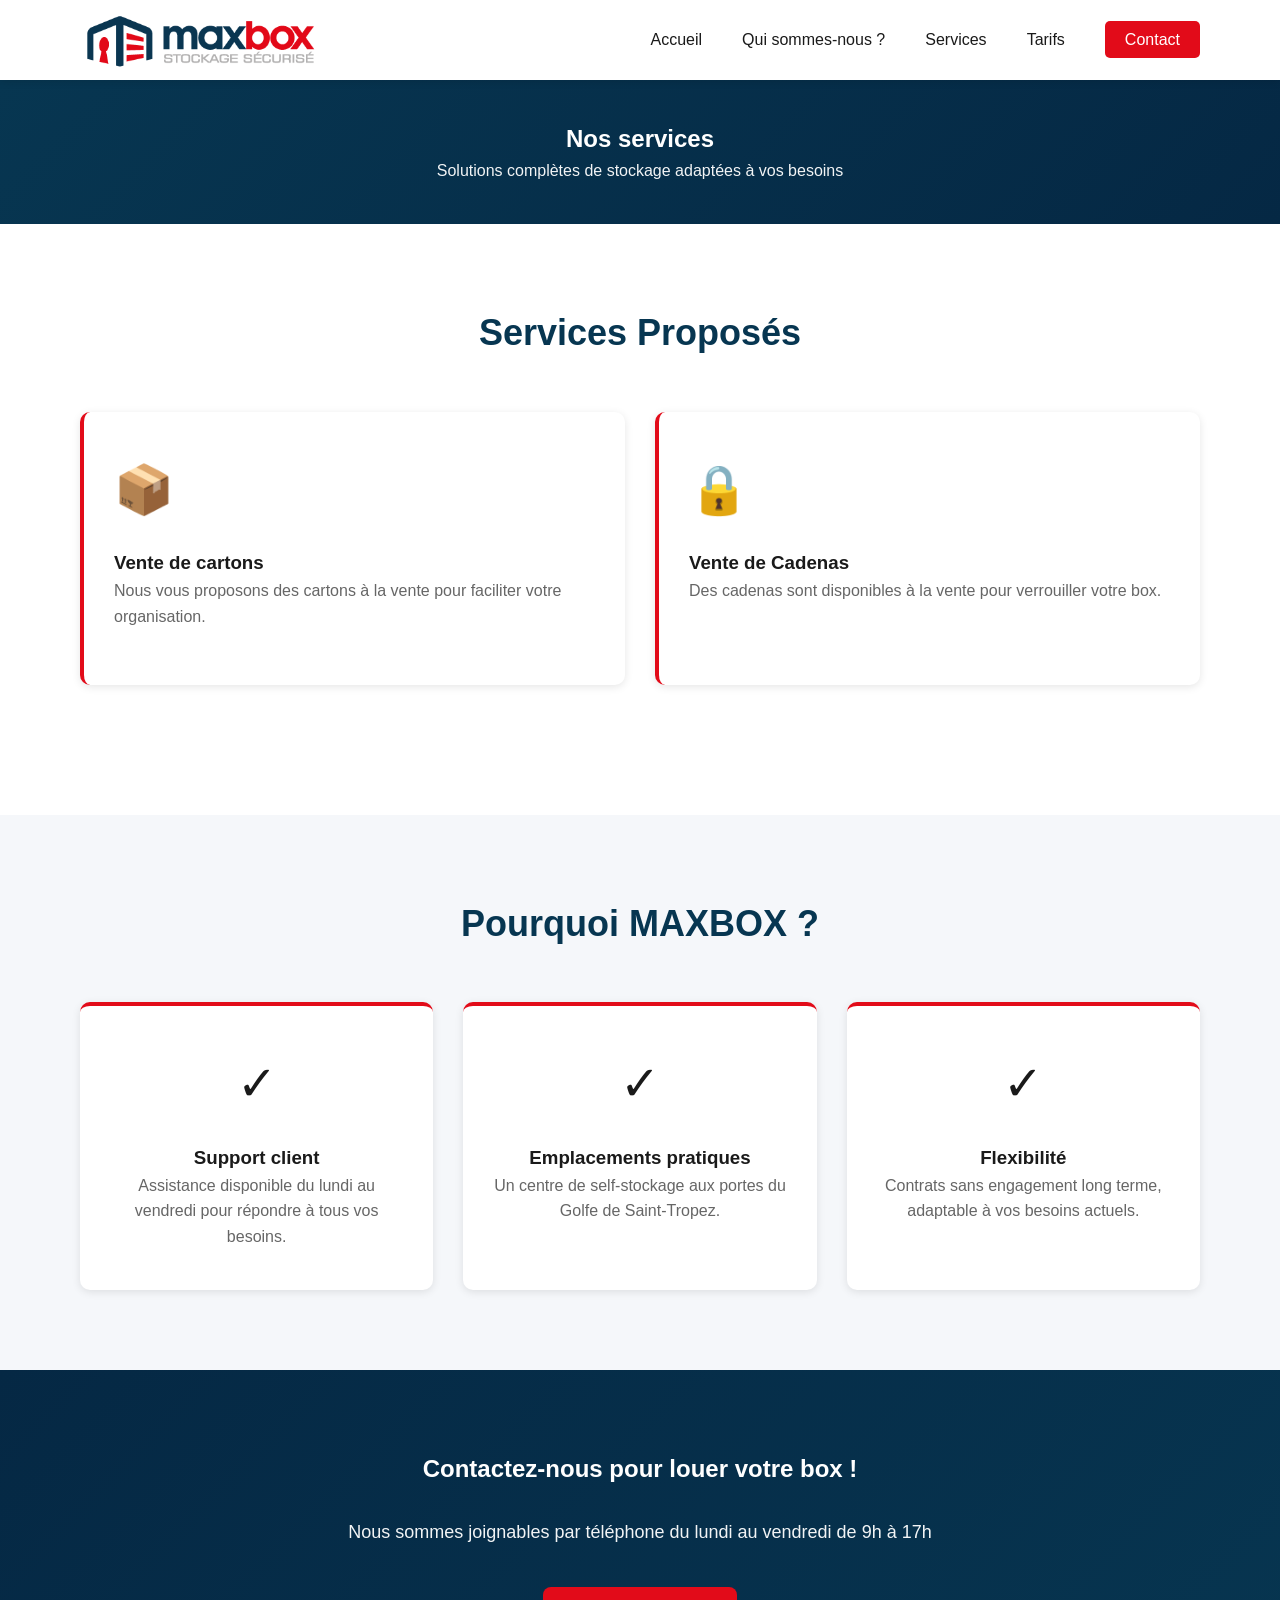
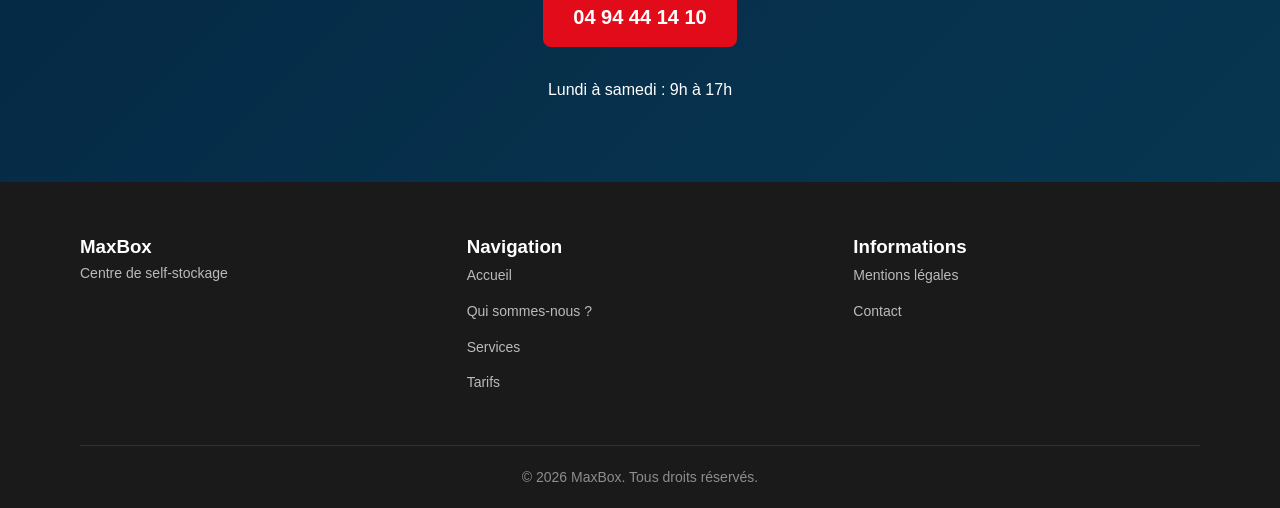
<file: services.html>
<!DOCTYPE html>
<html lang="fr">
<head>
    <meta charset="UTF-8">
    <meta name="viewport" content="width=device-width, initial-scale=1.0">
    <meta name="description" content="Découvrez MaxBox - Centre de self-sockage à Sainte-Maxime, nous proposons des solutions de stockage sécurisées et accessibles pour tous vos besoins. Contactez-nous pour louer votre box dès aujourd'hui !">
    <meta name="robots" content="index, follow">
    <title>Nos Services - MaxBox | Self-Stockage</title>
    <link rel="canonical" href="https://maxbox.fr/services.html">
    <link rel="stylesheet" href="css/style.css">
    <link rel="stylesheet" href="css/responsive.css">
    <link rel="stylesheet" href="css/pages.css">
</head>
<body>
    <!-- Navigation -->
    <nav class="navbar">
        <div class="container">
            <div class="nav-wrapper">
                <a href="index.html" class="logo">
                    <img src="images/logo.png" alt="MAXBOX Logo" class="logo-img">
                </a>
                <ul class="nav-menu">
                    <li><a href="index.html">Accueil</a></li>
                    <li><a href="about.html">Qui sommes-nous ?</a></li>
                    <li><a href="services.html" class="active">Services</a></li>
                    <li><a href="pricing.html">Tarifs</a></li>
                    <li><a href="contact.html" class="cta-nav">Contact</a></li>
                </ul>
                <button class="mobile-toggle">
                    <span></span>
                    <span></span>
                    <span></span>
                </button>
            </div>
        </div>
    </nav>

    <!-- Hero Small -->
    <section class="hero-small">
        <div class="container">
            <h1>Nos services</h1>
            <p>Solutions complètes de stockage adaptées à vos besoins</p>
        </div>
    </section>

    <!-- Services Section -->
    <section class="about-section">
        <div class="container">
            <h2 class="section-title">Services Proposés</h2>
            <div class="services-grid">
                <!-- Service 1 -->
                <div class="service-card">
                    <div class="service-icon">📦</div>
                    <h3>Vente de cartons</h3>
                    <p>Nous vous proposons des cartons à la vente pour faciliter votre organisation.</p>
                </div>

                <!-- Service 2 -->
                <div class="service-card">
                    <div class="service-icon">🔒</div>
                    <h3>Vente de Cadenas</h3>
                    <p>Des cadenas sont disponibles à la vente pour verrouiller votre box.</p>
                </div>
            </div>
        </div>
    </section>

    <!-- Features Highlights -->
    <section class="features">
        <div class="container">
            <h2 class="section-title">Pourquoi MAXBOX ?</h2>
            <div class="features-grid">
                <div class="feature-card">
                    <div class="feature-icon">✓</div>
                    <h3>Support client</h3>
                    <p>Assistance disponible du lundi au vendredi pour répondre à tous vos besoins.</p>
                </div>
                <div class="feature-card">
                    <div class="feature-icon">✓</div>
                    <h3>Emplacements pratiques</h3>
                    <p>Un centre de self-stockage aux portes du Golfe de Saint-Tropez.</p>
                </div>
                <div class="feature-card">
                    <div class="feature-icon">✓</div>
                    <h3>Flexibilité</h3>
                    <p>Contrats sans engagement long terme, adaptable à vos besoins actuels.</p>
                </div>
            </div>
        </div>
    </section>

    <!-- CTA Section -->
    <section class="cta-section">
        <div class="container">
            <div class="cta-content">
                <h2>Contactez-nous pour louer votre box !</h2>
                <p>Nous sommes joignables par téléphone du lundi au vendredi de 9h à 17h</p>
                <div class="cta-buttons">
                    <a href="tel:0494441410" class="btn btn-primary" style="font-size: 20px;">04 94 44 14 10</a>
                    <div class="phone-info">
                        <p>Lundi à samedi : 9h à 17h</p>
                    </div>
                </div>
            </div>
        </div>
    </section>

    <!-- Footer -->
    <footer class="footer">
        <div class="container">
            <div class="footer-content">
                <div class="footer-section">
                    <h3>MaxBox</h3>
                    <p>Centre de self-stockage</p>
                </div>
                <div class="footer-section">
                    <h3>Navigation</h3>
                    <ul>
                        <li><a href="index.html">Accueil</a></li>
                        <li><a href="about.html">Qui sommes-nous ?</a></li>
                        <li><a href="services.html">Services</a></li>
                        <li><a href="pricing.html">Tarifs</a></li>
                    </ul>
                </div>
                <div class="footer-section">
                    <h3>Informations</h3>
                    <ul>
                        <li><a href="mentions-legales.html">Mentions légales</a></li>
                        <li><a href="contact.html">Contact</a></li>
                    </ul>
                </div>
            </div>
            <div class="footer-bottom">
                <p>&copy; 2026 MaxBox. Tous droits réservés.</p>
            </div>
        </div>
    </footer>

    <script src="js/main.js"></script>
    <script src="js/phone-protect.js"></script>
</body>
</html>
</file>
<file: css/style.css>
/* ============================================
   VARIABLES ET RESET
   ============================================ */

:root {
    --primary: #073651;
    --primary-dark: #052844;
    --primary-light: #e8f1f5;
    --secondary: #e20b19;
    --accent: #b2b2b2;
    --text-dark: #1a1a1a;
    --text-light: #666666;
    --border: #e0e0e0;
    --bg-light: #f5f7fa;
    --white: #ffffff;
    --shadow: 0 2px 8px rgba(0, 0, 0, 0.1);
    --shadow-lg: 0 8px 24px rgba(0, 0, 0, 0.12);
    --transition: all 0.3s ease;
}

* {
    margin: 0;
    padding: 0;
    box-sizing: border-box;
}

html {
    scroll-behavior: smooth;
}

body {
    font-family: 'Segoe UI', Tahoma, Geneva, Verdana, sans-serif;
    line-height: 1.6;
    color: var(--text-dark);
    background: var(--white);
}

.container {
    max-width: 1200px;
    margin: 0 auto;
    padding: 0 20px;
}

/* ============================================
   NAVIGATION
   ============================================ */

.navbar {
    position: sticky;
    top: 0;
    background: var(--white);
    box-shadow: var(--shadow);
    z-index: 100;
    transition: var(--transition);
    height: 80px;
    display: flex;
    align-items: center;
}

.navbar .container {
    width: 100%;
    max-width: 1200px;
    padding: 0 40px;
}

.nav-wrapper {
    display: flex;
    justify-content: space-between;
    align-items: center;
    padding: 0;
    gap: 20px;
    width: 100%;
}

.logo {
    display: flex;
    align-items: center;
    gap: 15px;
    text-decoration: none;
    transition: var(--transition);
}

.logo:hover {
    transform: scale(1.05);
}

.logo-img {
    width: 240px;
    height: 100px;
    object-fit: contain;
    flex-shrink: 0;
}

.logo-text {
    display: flex;
    flex-direction: column;
    gap: 2px;
}

.logo h1 {
    font-size: 24px;
    font-weight: 700;
    color: var(--primary);
    letter-spacing: 2px;
    margin: 0;
}

.logo .tagline {
    font-size: 10px;
    color: var(--secondary);
    font-weight: 600;
    text-transform: lowercase;
    margin: 0;
}

.nav-menu {
    display: flex;
    list-style: none;
    gap: 40px;
    align-items: center;
    flex-shrink: 0;
}

.nav-menu a {
    text-decoration: none;
    color: var(--text-dark);
    font-weight: 500;
    position: relative;
    transition: var(--transition);
}

.nav-menu a::after {
    content: '';
    position: absolute;
    bottom: -5px;
    left: 0;
    width: 0;
    height: 2px;
    background: var(--secondary);
    transition: var(--transition);
}

.nav-menu a:hover::after,
.nav-menu a.active::after {
    width: 100%;
}

.cta-nav {
    background: var(--secondary) !important;
    color: var(--white) !important;
    padding: 10px 20px !important;
    border-radius: 5px;
}

.cta-nav::after {
    display: none !important;
}

.mobile-toggle {
    display: none;
    flex-direction: column;
    background: none;
    border: none;
    cursor: pointer;
    gap: 5px;
}

.mobile-toggle span {
    width: 25px;
    height: 3px;
    background: var(--primary);
    transition: var(--transition);
    border-radius: 2px;
}

/* ============================================
   HERO SECTION
   ============================================ */

.hero {
    padding: 80px 0;
    background: linear-gradient(135deg, var(--primary) 0%, var(--primary-dark) 100%),
                url('data:image/svg+xml,<svg xmlns="http://www.w3.org/2000/svg" viewBox="0 0 1200 600"><defs><pattern id="boxes" x="0" y="0" width="100" height="100" patternUnits="userSpaceOnUse"><rect x="10" y="10" width="80" height="80" fill="none" stroke="rgba(255,255,255,0.05)" stroke-width="2"/></pattern></defs><rect width="1200" height="600" fill="%23073651"/><rect width="1200" height="600" fill="url(%23boxes)"/></svg>');
    background-position: center;
    background-size: cover;
    color: var(--white);
    position: relative;
    overflow: hidden;
}

.hero .container {
    display: grid;
    grid-template-columns: 1fr 1fr;
    gap: 50px;
    align-items: center;
}

.hero-content {
    z-index: 2;
}

.hero-title {
    font-size: 48px;
    font-weight: 700;
    margin-bottom: 20px;
    line-height: 1.2;
}

.hero-subtitle {
    font-size: 18px;
    margin-bottom: 30px;
    opacity: 0.95;
}

.hero-cta {
    display: flex;
    gap: 20px;
    flex-wrap: wrap;
}

.btn {
    display: inline-block;
    padding: 14px 30px;
    border-radius: 8px;
    text-decoration: none;
    font-weight: 600;
    transition: var(--transition);
    border: none;
    cursor: pointer;
    font-size: 16px;
}

.btn-primary {
    background: var(--secondary);
    color: var(--white);
}

.btn-primary:hover {
    transform: translateY(-2px);
    box-shadow: 0 8px 16px rgba(0, 188, 212, 0.3);
}

.btn-secondary {
    background: transparent;
    color: var(--white);
    border: 2px solid var(--white);
}

.btn-secondary:hover {
    background: var(--white);
    color: var(--primary);
}

/* Decorative shapes */
.shape {
    position: absolute;
    border-radius: 50%;
    opacity: 0.1;
}

.shape-1 {
    width: 300px;
    height: 300px;
    background: var(--white);
    top: -100px;
    right: -100px;
}

.shape-2 {
    width: 200px;
    height: 200px;
    background: var(--secondary);
    bottom: -50px;
    right: 50px;
}

/* ============================================
   FEATURES SECTION
   ============================================ */

.features {
    padding: 80px 0;
    background: var(--bg-light);
}

.section-title {
    font-size: 36px;
    font-weight: 700;
    text-align: center;
    margin-bottom: 50px;
    color: var(--primary);
}

.features-grid {
    display: grid;
    grid-template-columns: repeat(auto-fit, minmax(250px, 1fr));
    gap: 30px;
}

.feature-card {
    background: var(--white);
    padding: 40px 30px;
    border-radius: 10px;
    text-align: center;
    box-shadow: var(--shadow);
    transition: var(--transition);
    border-top: 4px solid var(--secondary);
}

.feature-card:hover {
    transform: translateY(-10px);
    box-shadow: var(--shadow-lg);
}

.feature-icon {
    font-size: 48px;
    margin-bottom: 20px;
    display: block;
}

.feature-card h4 {
    font-size: 20px;
    margin-bottom: 15px;
    color: var(--primary);
}

.feature-card p {
    color: var(--text-light);
    line-height: 1.6;
}

/* ============================================
   PHOTO SLIDER
   ============================================ */

.slider-section {
    padding: 80px 0;
    background: var(--white);
}

.slider {
    position: relative;
    border-radius: 10px;
    overflow: hidden;
    box-shadow: var(--shadow-lg);
}

.slider-track {
    display: flex;
    transition: transform 0.5s ease;
}

.slide {
    min-width: 100%;
}

.slide img {
    width: 100%;
    height: 500px;
    object-fit: cover;
    display: block;
}

.slider-btn {
    position: absolute;
    top: 50%;
    transform: translateY(-50%);
    background: rgba(0, 0, 0, 0.45);
    color: var(--white);
    border: none;
    font-size: 42px;
    line-height: 1;
    padding: 10px 18px;
    cursor: pointer;
    border-radius: 4px;
    transition: background 0.2s ease;
    z-index: 10;
}

.slider-btn:hover {
    background: rgba(0, 0, 0, 0.7);
}

.slider-prev { left: 15px; }
.slider-next { right: 15px; }

.slider-dots {
    position: absolute;
    bottom: 16px;
    left: 50%;
    transform: translateX(-50%);
    display: flex;
    gap: 8px;
    z-index: 10;
}

.slider-dot {
    width: 10px;
    height: 10px;
    border-radius: 50%;
    border: none;
    background: rgba(255, 255, 255, 0.5);
    cursor: pointer;
    padding: 0;
    transition: background 0.2s ease;
}

.slider-dot.active {
    background: var(--white);
}

/* ============================================
   CTA SECTION
   ============================================ */

.cta-section {
    padding: 80px 0;
    background: linear-gradient(135deg, var(--primary-dark) 0%, var(--primary) 100%);
    color: var(--white);
    text-align: center;
}

.cta-content h2 {
    margin-bottom: 30px;
}

.cta-content h3 {
    font-size: 40px;
    margin-bottom: 15px;
}

.cta-content > p {
    font-size: 18px;
    margin-bottom: 40px;
    opacity: 0.95;
}

.cta-buttons {
    display: flex;
    flex-direction: column;
    align-items: center;
    gap: 30px;
}

.phone-info {
    font-size: 16px;
}

.phone-link {
    display: inline-block;
    color: var(--secondary);
    text-decoration: none;
    font-weight: 700;
    font-size: 24px;
    margin-top: 10px;
    transition: var(--transition);
}

.phone-link:hover {
    text-decoration: underline;
}

/* ============================================
   FOOTER
   ============================================ */

.footer {
    background: var(--text-dark);
    color: var(--white);
    padding: 50px 0 20px;
}

.footer-content {
    display: grid;
    grid-template-columns: repeat(auto-fit, minmax(250px, 1fr));
    gap: 40px;
    margin-bottom: 40px;
}

.footer-section h5 {
    margin-bottom: 20px;
    color: var(--secondary);
    font-size: 16px;
}

.footer-section p {
    color: rgba(255, 255, 255, 0.7);
    font-size: 14px;
    line-height: 1.6;
}

.footer-section ul {
    list-style: none;
}

.footer-section ul li {
    margin-bottom: 10px;
}

.footer-section a {
    color: rgba(255, 255, 255, 0.7);
    text-decoration: none;
    transition: var(--transition);
    font-size: 14px;
}

.footer-section a:hover {
    color: var(--secondary);
}

.footer-bottom {
    border-top: 1px solid rgba(255, 255, 255, 0.1);
    padding-top: 20px;
    text-align: center;
    color: rgba(255, 255, 255, 0.5);
    font-size: 14px;
}

/* ============================================
   UTILITY CLASSES
   ============================================ */

.text-center {
    text-align: center;
}

.mt-20 {
    margin-top: 20px;
}

.mb-20 {
    margin-bottom: 20px;
}
</file>
<file: css/responsive.css>
/* ============================================
   RESPONSIVE DESIGN
   ============================================ */

/* Tablets and small screens */
@media (max-width: 768px) {
    /* Navigation */
    .navbar {
        position: relative;
    }

    .mobile-toggle {
        display: flex;
        z-index: 101;
    }

    .nav-menu {
        display: none;
        position: absolute;
        top: 100%;
        left: 0;
        right: 0;
        flex-direction: column;
        background: var(--white);
        padding: 20px;
        gap: 0;
        box-shadow: var(--shadow);
        z-index: 100;
    }

    .nav-menu.active {
        display: flex;
    }

    .nav-menu li {
        width: 100%;
        border-bottom: 1px solid var(--border);
    }

    .nav-menu li:last-child {
        border-bottom: none;
        padding-top: 10px;
    }

    .nav-menu a {
        display: block;
        padding: 14px 10px;
        width: 100%;
    }

    .cta-nav {
        display: inline-block !important;
        width: auto !important;
        text-align: center;
    }

    /* Hamburger → croix */
    .mobile-toggle span {
        transform-origin: center;
        transition: transform 0.3s ease, opacity 0.3s ease;
    }

    .mobile-toggle.active span:nth-child(1) {
        transform: translateY(8px) rotate(45deg);
    }

    .mobile-toggle.active span:nth-child(2) {
        opacity: 0;
        transform: scaleX(0);
    }

    .mobile-toggle.active span:nth-child(3) {
        transform: translateY(-8px) rotate(-45deg);
    }

    /* Hero Section */
    .hero .container {
        grid-template-columns: 1fr;
        gap: 30px;
        padding: 40px 0;
    }

    .hero-title {
        font-size: 32px;
    }

    .hero-subtitle {
        font-size: 16px;
    }

    .hero-cta {
        justify-content: center;
    }

    /* Section Title */
    .section-title {
        font-size: 28px;
        margin-bottom: 40px;
    }

    /* Features Grid */
    .features-grid {
        grid-template-columns: 1fr;
        gap: 20px;
    }

    .feature-card {
        padding: 30px 20px;
    }

    /* CTA Section */
    .cta-section {
        padding: 50px 0;
    }

    .cta-content h3 {
        font-size: 28px;
    }

    .cta-content > p {
        font-size: 16px;
    }

    .cta-buttons {
        flex-direction: column;
    }

    .phone-link {
        font-size: 20px;
    }

    /* Buttons */
    .btn {
        width: 100%;
        text-align: center;
    }
}

/* Mobile phones */
@media (max-width: 480px) {
    .logo h1 {
        font-size: 20px;
    }

    .hero-title {
        font-size: 24px;
    }

    .hero-subtitle {
        font-size: 14px;
    }

    .section-title {
        font-size: 24px;
    }

    .feature-card {
        padding: 20px 15px;
    }

    .cta-content h3 {
        font-size: 24px;
    }

    .cta-content > p {
        font-size: 14px;
    }

    .footer-content {
        grid-template-columns: 1fr;
        gap: 30px;
    }
}

/* Large screens */
@media (min-width: 1200px) {
    .container {
        padding: 0 40px;
    }
}

/* Animations */
@keyframes fadeInUp {
    from {
        opacity: 0;
        transform: translateY(30px);
    }
    to {
        opacity: 1;
        transform: translateY(0);
    }
}

@keyframes slideInLeft {
    from {
        opacity: 0;
        transform: translateX(-30px);
    }
    to {
        opacity: 1;
        transform: translateX(0);
    }
}

@keyframes slideInRight {
    from {
        opacity: 0;
        transform: translateX(30px);
    }
    to {
        opacity: 1;
        transform: translateX(0);
    }
}

.fade-in-up {
    animation: fadeInUp 0.6s ease-out;
}

.slide-in-left {
    animation: slideInLeft 0.6s ease-out;
}

.slide-in-right {
    animation: slideInRight 0.6s ease-out;
}

@keyframes bounce-in {
    0% {
        opacity: 0;
        transform: scale(0.3) translateY(20px);
    }
    50% {
        opacity: 1;
    }
    100% {
        transform: scale(1) translateY(0);
    }
}

@keyframes float {
    0%, 100% {
        transform: translateY(0px);
    }
    50% {
        transform: translateY(-20px);
    }
}

@keyframes pulse {
    0%, 100% {
        opacity: 1;
    }
    50% {
        opacity: 0.7;
    }
}

.bounce {
    animation: bounce-in 0.8s cubic-bezier(0.68, -0.55, 0.265, 1.55);
}

.float {
    animation: float 3s ease-in-out infinite;
}

.pulse {
    animation: pulse 2s ease-in-out infinite;
}

/* Print styles */
@media print {
    .navbar,
    .footer,
    .cta-section {
        display: none;
    }
}
</file>
<file: css/pages.css>
/* ============================================
   PAGES STYLES
   ============================================ */

a.pricing-card {
    display: flex;
    flex-direction: column;
    align-items: center;
    justify-content: center;
    text-align: center;
    padding: 25px;
    background: var(--white);
    border-radius: 10px;
    box-shadow: var(--shadow);
    transition: var(--transition);
    text-decoration: none;
    color: inherit;
    cursor: pointer;
}

a.pricing-card:hover {
    transform: translateY(-5px);
    box-shadow: var(--shadow-lg);
}

.hero-small {
    padding: 40px 0;
    background: linear-gradient(135deg, var(--primary) 0%, var(--primary-dark) 100%);
    color: var(--white);
    text-align: center;
}

.hero-small h2 {
    font-size: 36px;
    margin-bottom: 10px;
}

.hero-small p {
    font-size: 16px;
    opacity: 0.95;
}

/* ============================================
   ABOUT SECTION
   ============================================ */

.about-section {
    padding: 80px 0;
    background: var(--white);
}

.about-grid {
    display: grid;
    grid-template-columns: 1fr 1fr;
    gap: 60px;
    align-items: center;
}

.about-content h3 {
    font-size: 32px;
    color: var(--primary);
    margin-bottom: 20px;
}

.about-content > p {
    font-size: 16px;
    color: var(--text-light);
    margin-bottom: 30px;
    line-height: 1.8;
}

.about-content h4 {
    font-size: 20px;
    color: var(--primary);
    margin-bottom: 20px;
    margin-top: 20px;
}

.values-list {
    list-style: none;
}

.values-list li {
    margin-bottom: 15px;
    padding-left: 30px;
    position: relative;
    color: var(--text-light);
    line-height: 1.6;
}

.values-list li::before {
    content: '✓';
    position: absolute;
    left: 0;
    color: var(--secondary);
    font-weight: bold;
    font-size: 18px;
}

.values-list strong {
    color: var(--primary);
}

/* Stats Grid */
.stats-grid {
    display: grid;
    grid-template-columns: 1fr 1fr;
    gap: 20px;
}

.stat-card {
    background: linear-gradient(135deg, var(--primary) 0%, var(--primary-dark) 100%);
    padding: 30px;
    border-radius: 10px;
    text-align: center;
    color: var(--white);
    box-shadow: var(--shadow-lg);
    transition: var(--transition);
}

.stat-card:hover {
    transform: translateY(-5px);
}

.stat-number {
    font-size: 36px;
    font-weight: 700;
    margin-bottom: 10px;
}

.stat-label {
    font-size: 14px;
    opacity: 0.9;
}

/* ============================================
   TEAM SECTION
   ============================================ */

.team-section {
    padding: 80px 0;
    background: var(--bg-light);
}

.section-subtitle {
    text-align: center;
    color: var(--text-light);
    font-size: 16px;
    margin-bottom: 50px;
}

.team-grid {
    display: grid;
    grid-template-columns: repeat(auto-fit, minmax(280px, 1fr));
    gap: 30px;
}

.team-member {
    background: var(--white);
    padding: 40px 30px;
    border-radius: 10px;
    text-align: center;
    box-shadow: var(--shadow);
    transition: var(--transition);
    border-top: 4px solid var(--secondary);
}

.team-member:hover {
    transform: translateY(-10px);
    box-shadow: var(--shadow-lg);
}

.member-icon {
    font-size: 56px;
    margin-bottom: 20px;
    display: block;
}

.team-member h4 {
    font-size: 20px;
    margin-bottom: 15px;
    color: var(--primary);
}

.team-member p {
    color: var(--text-light);
    line-height: 1.6;
}

/* ============================================
   SERVICES PAGE
   ============================================ */

.services-grid {
    display: grid;
    grid-template-columns: repeat(auto-fit, minmax(300px, 1fr));
    gap: 30px;
    margin-bottom: 50px;
}

.service-card {
    background: var(--white);
    padding: 40px 30px;
    border-radius: 10px;
    box-shadow: var(--shadow);
    transition: var(--transition);
    border-left: 4px solid var(--secondary);
}

.service-card:hover {
    transform: translateY(-10px);
    box-shadow: var(--shadow-lg);
}

.service-icon {
    font-size: 48px;
    margin-bottom: 20px;
    display: block;
}

.service-card h4 {
    font-size: 22px;
    margin-bottom: 15px;
    color: var(--primary);
}

.service-card p {
    color: var(--text-light);
    line-height: 1.6;
    margin-bottom: 15px;
}

.service-features {
    list-style: none;
    margin-top: 15px;
}

.service-features li {
    padding-left: 25px;
    position: relative;
    margin-bottom: 10px;
    color: var(--text-light);
    font-size: 14px;
}

.service-features li::before {
    content: '→';
    position: absolute;
    left: 0;
    color: var(--secondary);
}

/* ============================================
   PRICING PAGE
   ============================================ */

.pricing-grid {
    display: grid;
    grid-template-columns: repeat(auto-fit, minmax(300px, 1fr));
    gap: 30px;
}

.pricing-card {
    background: var(--white);
    border-radius: 10px;
    overflow: hidden;
    box-shadow: var(--shadow);
    transition: var(--transition);
    display: flex;
    flex-direction: column;
}

.pricing-card:hover {
    transform: translateY(-10px);
    box-shadow: var(--shadow-lg);
}

.pricing-card.featured {
    border: 2px solid var(--secondary);
    transform: scale(1.05);
}

.pricing-card.featured:hover {
    transform: scale(1.05) translateY(-10px);
}

.pricing-header {
    background: linear-gradient(135deg, var(--primary) 0%, var(--primary-dark) 100%);
    color: var(--white);
    padding: 30px;
    text-align: center;
}

.pricing-size {
    font-size: 24px;
    font-weight: 700;
    margin-bottom: 10px;
}

.pricing-price {
    font-size: 32px;
    font-weight: 700;
    margin-bottom: 5px;
}

.pricing-period {
    font-size: 14px;
    opacity: 0.9;
}

.pricing-body {
    padding: 30px;
    flex-grow: 1;
}

.pricing-features {
    list-style: none;
    margin-bottom: 30px;
}

.pricing-features li {
    padding-left: 25px;
    position: relative;
    margin-bottom: 12px;
    color: var(--text-light);
    font-size: 14px;
}

.pricing-features li::before {
    content: '✓';
    position: absolute;
    left: 0;
    color: var(--secondary);
    font-weight: bold;
}

.pricing-card .btn {
    width: 100%;
    margin-top: auto;
}

/* Comparison Table */
.comparison-table {
    margin-top: 50px;
    background: var(--white);
    border-radius: 10px;
    overflow: hidden;
    box-shadow: var(--shadow);
}

.table-scroll {
    overflow-x: auto;
}

table {
    width: 100%;
    border-collapse: collapse;
}

table th,
table td {
    padding: 20px;
    text-align: left;
    border-bottom: 1px solid var(--border);
}

table th {
    background: var(--bg-light);
    color: var(--primary);
    font-weight: 600;
}

table tr:hover {
    background: var(--bg-light);
}

table tr:last-child td {
    border-bottom: none;
}

.check-mark {
    color: #4caf50;
    font-weight: bold;
}

.cross-mark {
    color: #d32f2f;
}

/* ============================================
   RESPONSIVE PAGES
   ============================================ */

@media (max-width: 768px) {
    .hero-small h2 {
        font-size: 28px;
    }

    .about-grid {
        grid-template-columns: 1fr;
        gap: 40px;
    }

    .about-content h3 {
        font-size: 24px;
    }

    .stats-grid {
        grid-template-columns: 1fr;
    }

    .team-grid {
        grid-template-columns: 1fr;
    }

    .services-grid {
        grid-template-columns: 1fr;
    }

    .pricing-grid {
        grid-template-columns: 1fr;
    }

    .pricing-card.featured {
        transform: scale(1);
    }

    .pricing-card.featured:hover {
        transform: translateY(-10px);
    }

    .table-scroll {
        overflow-x: auto;
    }

    table th,
    table td {
        padding: 15px;
        font-size: 14px;
    }
}

@media (max-width: 480px) {
    .hero-small h2 {
        font-size: 24px;
    }

    .about-content h3 {
        font-size: 20px;
    }

    .stat-number {
        font-size: 28px;
    }

    .pricing-size {
        font-size: 18px;
    }

    .pricing-price {
        font-size: 24px;
    }
}
</file>
<file: css/contact.css>
/* ============================================
   CONTACT PAGE STYLES
   ============================================ */

.hero-small {
    padding: 40px 0;
    background: linear-gradient(135deg, var(--primary) 0%, var(--primary-dark) 100%);
    color: var(--white);
    text-align: center;
}

.hero-small h1 {
    font-size: 36px;
    margin-bottom: 10px;
}

.hero-small p {
    font-size: 16px;
    opacity: 0.95;
}

/* ============================================
   CONTACT SECTION
   ============================================ */

.contact-section {
    padding: 80px 0;
    background: var(--bg-light);
}

.contact-wrapper {
    display: flex;
    flex-direction: column;
    gap: 50px;
}

.contact-info h3,
.contact-form-wrapper h3 {
    font-size: 28px;
    margin-bottom: 30px;
    color: var(--primary);
}

/* Contact Info - 2 columns layout */
.contact-info {
    display: grid;
    grid-template-columns: 1fr 1fr;
    gap: 20px;
    max-width: 780px;
    margin: 0 auto;
    width: 100%;
}

.contact-info > h2 {
    display: none;
}

/* Contact Info Cards */
.info-card {
    background: var(--white);
    padding: 30px;
    border-radius: 10px;
    margin-bottom: 20px;
    box-shadow: var(--shadow);
    border-left: 4px solid var(--secondary);
    transition: var(--transition);
}

.info-card:hover {
    transform: translateX(5px);
    box-shadow: var(--shadow-lg);
}

.info-card h3 {
    font-size: 18px;
    margin-bottom: 15px;
    color: var(--primary);
}

.info-card p {
    color: var(--text-light);
    margin-bottom: 10px;
    font-size: 14px;
}

.phone-link-large {
    display: inline-block;
    color: var(--secondary);
    font-weight: 700;
    font-size: 18px;
    text-decoration: none;
    margin: 10px 0;
    transition: var(--transition);
}

.phone-link-large:hover {
    text-decoration: underline;
}

.address-btn {
    display: block;
    text-align: center;
    color: var(--white);
    font-weight: 600;
    font-size: 14px;
    text-decoration: none;
    padding: 12px 20px;
    background: rgb(226, 11, 25);
    border: 2px solid rgb(226, 11, 25);
    border-radius: 6px;
    margin-bottom: 10px;
    transition: var(--transition);
    line-height: 1.6;
}

.address-btn:hover {
    transform: translateY(-2px);
    box-shadow: 0 8px 16px rgba(0, 188, 212, 0.3);
}

.info-note {
    font-size: 12px;
    color: var(--text-light);
    margin-top: 10px;
    font-style: italic;
}

/* ============================================
   CONTACT FORM
   ============================================ */

.contact-form-wrapper {
    background: var(--white);
    padding: 40px;
    border-radius: 10px;
    box-shadow: var(--shadow-lg);
    max-width: 780px;
    margin: 0 auto;
    width: 100%;
}

.contact-form {
    display: grid;
    grid-template-columns: 1fr 1fr;
    gap: 20px;
}

/* Left column: Prénom (1), Nom (2), Société (3), Email (4), Téléphone (5) */
.contact-form > .form-group:nth-child(1),
.contact-form > .form-group:nth-child(2),
.contact-form > .form-group:nth-child(3),
.contact-form > .form-group:nth-child(4),
.contact-form > .form-group:nth-child(5) {
    grid-column: 1;
}

/* Right column: Message (6) spans all 5 rows */
.contact-form > .form-group:nth-child(6) {
    grid-column: 2;
    grid-row: 1 / 6;
}

/* Full width: Button, Note */
.contact-form > button,
.contact-form > p {
    grid-column: 1 / -1;
}

.form-group {
    display: flex;
    flex-direction: column;
}

.form-group label {
    margin-bottom: 8px;
    font-weight: 500;
    color: var(--text-dark);
    font-size: 14px;
}

.form-group input,
.form-group textarea {
    padding: 12px 15px;
    border: 1px solid var(--border);
    border-radius: 6px;
    font-family: inherit;
    font-size: 14px;
    transition: var(--transition);
    background: var(--white);
}

.form-group input:focus,
.form-group textarea:focus {
    outline: none;
    border-color: var(--secondary);
    box-shadow: 0 0 0 3px rgba(0, 188, 212, 0.1);
}

.form-group input::placeholder,
.form-group textarea::placeholder {
    color: var(--text-light);
}

.form-group textarea {
    resize: vertical;
    min-height: 120px;
}

.contact-form > .form-group:nth-child(6) textarea {
    flex: 1;
    resize: none;
}

/* Captcha Group */
.captcha-group {
    background: var(--primary-light);
    padding: 15px;
    border-radius: 6px;
    border-left: 4px solid var(--secondary);
}

.captcha-group input {
    background: var(--white);
}

/* Checkbox Group */
.checkbox-group {
    flex-direction: row;
    align-items: flex-start;
    gap: 10px;
}

.checkbox-group label {
    display: flex;
    align-items: flex-start;
    gap: 10px;
    margin: 0;
    font-weight: 400;
}

.checkbox-group input[type="checkbox"] {
    width: 20px;
    height: 20px;
    margin-top: 2px;
    cursor: pointer;
    flex-shrink: 0;
}

/* Error Messages */
.error-message {
    color: #d32f2f;
    font-size: 12px;
    margin-top: 4px;
    display: none;
}

.error-message.show {
    display: block;
}

.form-group.error input,
.form-group.error textarea {
    border-color: #d32f2f;
    background: rgba(211, 47, 47, 0.05);
}

/* Form Note */
.form-note {
    font-size: 12px;
    color: var(--text-light);
    text-align: center;
    margin-top: 10px;
}

/* Submit Button */
.contact-form .btn {
    padding: 14px 30px;
    font-size: 16px;
    width: 100%;
    margin-top: 10px;
}

.contact-form .btn:active {
    transform: translateY(1px);
}

/* Success Message */
.success-message {
    padding: 30px;
    background: #e8f5e9;
    border-left: 4px solid #4caf50;
    border-radius: 6px;
    text-align: center;
}

.success-message h4 {
    color: #2e7d32;
    margin-bottom: 10px;
    font-size: 20px;
}

.success-message p {
    color: #558b2f;
}

/* ============================================
   RESPONSIVE CONTACT PAGE
   ============================================ */

@media (max-width: 768px) {
    .hero-small h2 {
        font-size: 28px;
    }

    .contact-wrapper {
        gap: 30px;
    }

    .contact-form-wrapper {
        padding: 30px 20px;
    }

    .info-card {
        padding: 20px;
    }

    .contact-form {
        grid-template-columns: 1fr;
        gap: 15px;
    }

    .contact-info {
        grid-template-columns: 1fr;
        max-width: 100%;
    }

    .contact-form-wrapper {
        max-width: 100%;
    }

    .contact-form > .form-group:nth-child(1),
    .contact-form > .form-group:nth-child(2),
    .contact-form > .form-group:nth-child(3),
    .contact-form > .form-group:nth-child(4),
    .contact-form > .form-group:nth-child(5),
    .contact-form > .form-group:nth-child(6),
    .contact-form > .form-group:nth-child(7),
    .contact-form > .form-group:nth-child(8),
    .contact-form > button,
    .contact-form > p {
        grid-column: 1;
    }
}

@media (max-width: 480px) {
    .hero-small h2 {
        font-size: 24px;
    }

    .hero-small p {
        font-size: 14px;
    }

    .contact-info h3,
    .contact-form-wrapper h3 {
        font-size: 24px;
    }

    .contact-form-wrapper {
        padding: 20px;
    }

    .checkbox-group label {
        font-size: 13px;
    }
}

/* ============================================
   CAPTCHA MODAL
   ============================================ */

.captcha-modal {
    position: fixed;
    inset: 0;
    background: rgba(0, 0, 0, 0.5);
    z-index: 1000;
    display: flex;
    align-items: center;
    justify-content: center;
}

.captcha-modal-box {
    background: var(--white);
    padding: 40px;
    border-radius: 10px;
    box-shadow: var(--shadow-lg);
    width: 340px;
    display: flex;
    flex-direction: column;
    gap: 16px;
}

.captcha-modal-question {
    font-size: 20px;
    font-weight: 600;
    color: var(--text-dark);
    text-align: center;
}

.captcha-modal-input {
    padding: 12px 15px;
    border: 1px solid var(--border);
    border-radius: 6px;
    font-size: 16px;
    text-align: center;
    width: 100%;
    box-sizing: border-box;
}

.captcha-modal-input:focus {
    outline: none;
    border-color: var(--secondary);
    box-shadow: 0 0 0 3px rgba(0, 188, 212, 0.1);
}

.captcha-modal-error {
    color: #d32f2f;
    font-size: 13px;
    text-align: center;
    min-height: 18px;
}

.captcha-modal-actions {
    display: flex;
    gap: 12px;
    justify-content: center;
}
</file>
